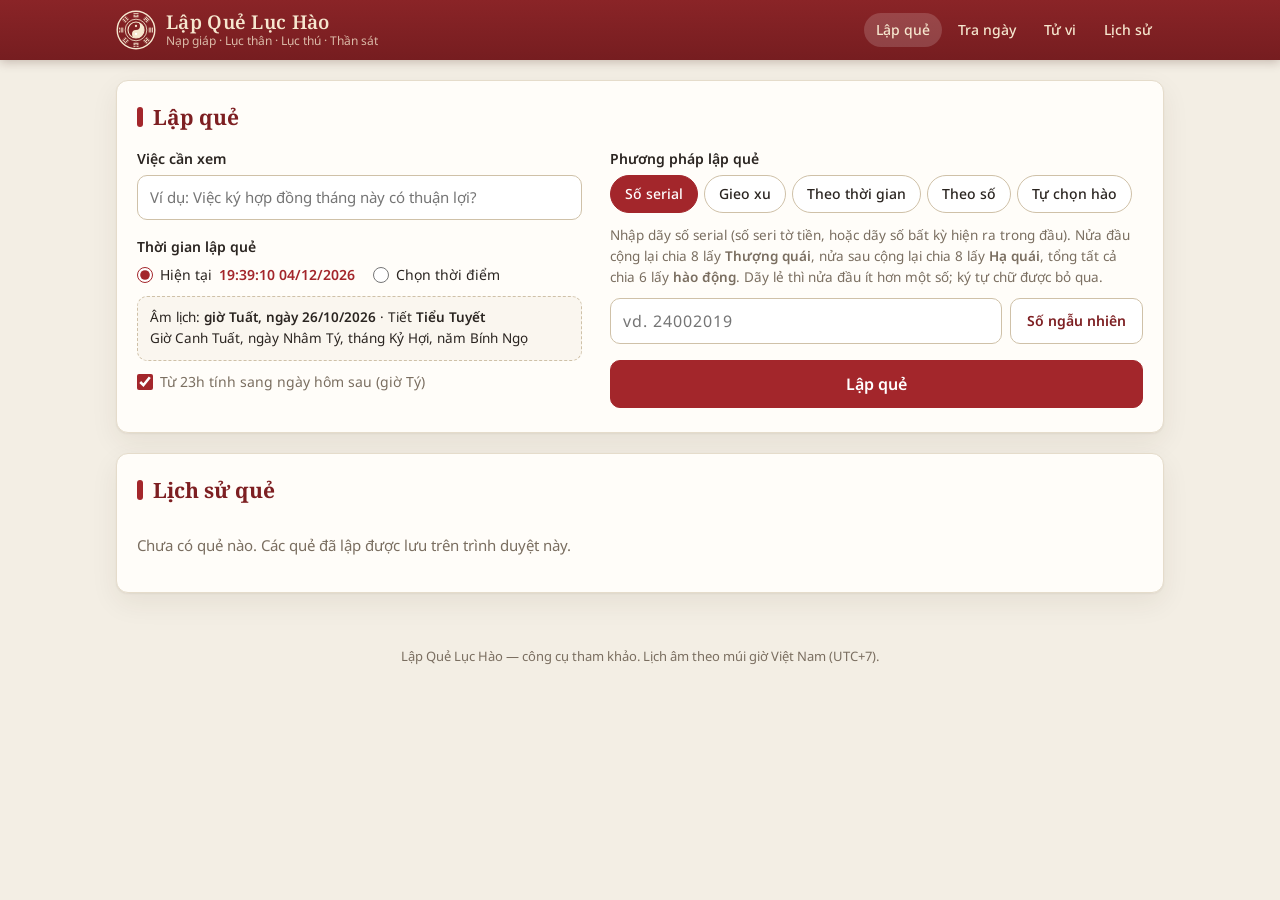
<file: index.html>
<!doctype html>
<html lang="vi">
<head>
  <meta charset="utf-8">
  <meta name="viewport" content="width=device-width, initial-scale=1">
  <title>Lập Quẻ Lục Hào</title>
  <meta name="description" content="Lập quẻ Lục Hào trực tuyến: số ngẫu nhiên, gieo xu, Mai Hoa theo thời gian/số, tự chọn hào. An nạp giáp, lục thân, lục thú, thế ứng, phục thần, tuần không, vượng suy, thần sát.">
  <meta name="theme-color" content="#7d1f22">
  <link rel="icon" href="data:image/svg+xml,%3Csvg xmlns='http://www.w3.org/2000/svg' viewBox='-10 -10 20 20'%3E%3Ccircle r='9.5' fill='%23fff' stroke='%23a3262b'/%3E%3Cpath d='M0,-9.5A9.5,9.5 0 0,1 0,9.5A4.75,4.75 0 0,1 0,0A4.75,4.75 0 0,0 0,-9.5Z' fill='%23a3262b'/%3E%3Ccircle cy='-4.75' r='1.4' fill='%23a3262b'/%3E%3Ccircle cy='4.75' r='1.4' fill='%23fff'/%3E%3C/svg%3E">
  <link rel="preconnect" href="https://fonts.googleapis.com">
  <link rel="preconnect" href="https://fonts.gstatic.com" crossorigin>
  <link href="https://fonts.googleapis.com/css2?family=Noto+Sans:wght@400;500;600;700&family=Noto+Serif:wght@600;700&display=swap" rel="stylesheet">
  <link rel="stylesheet" href="css/style.css">
</head>
<body>
  <header class="topbar">
    <div class="topbar-in">
      <a class="brand" href="./" aria-label="Trang chủ Lập Quẻ Lục Hào">
        <span class="brand-mark" id="brandMark" aria-hidden="true"></span>
        <span class="brand-text"><b>Lập Quẻ Lục Hào</b><small>Nạp giáp · Lục thân · Lục thú · Thần sát</small></span>
      </a>
      <nav class="topnav" aria-label="Điều hướng">
        <a href="#cast" aria-current="page">Lập quẻ</a>
        <a href="tra-ngay.html">Tra ngày</a>
        <a href="tu-vi.html">Tử vi</a>
        <a href="#history">Lịch sử</a>
      </nav>
    </div>
  </header>

  <main class="wrap">
    <!-- ============ FORM LẬP QUẺ ============ -->
    <section class="card cast" id="cast" aria-labelledby="castTitle">
      <h2 class="card-title" id="castTitle">Lập quẻ</h2>
      <div class="cast-grid">
        <div class="cast-col">
          <div class="field">
            <label class="label" for="question">Việc cần xem</label>
            <input id="question" type="text" maxlength="200" autocomplete="off" placeholder="Ví dụ: Việc ký hợp đồng tháng này có thuận lợi?">
          </div>

          <div class="field">
            <span class="label" id="timeLabel">Thời gian lập quẻ</span>
            <div class="time-modes" role="radiogroup" aria-labelledby="timeLabel">
              <label class="radio"><input type="radio" name="timemode" value="now" checked> Hiện tại <span class="clock" id="clock"></span></label>
              <label class="radio"><input type="radio" name="timemode" value="custom"> Chọn thời điểm</label>
            </div>
            <input id="customTime" type="datetime-local" step="1" hidden aria-label="Thời điểm lập quẻ">
            <div class="time-preview" id="timePreview" aria-live="polite"></div>
            <label class="check"><input type="checkbox" id="rollover" checked> Từ 23h tính sang ngày hôm sau (giờ Tý)</label>
          </div>
        </div>

        <div class="cast-col">
          <div class="field">
            <span class="label" id="methodLabel">Phương pháp lập quẻ</span>
            <div class="tabs" role="tablist" aria-labelledby="methodLabel">
              <button type="button" role="tab" class="tab" data-method="serial" aria-selected="true" aria-controls="panel-serial">Số serial</button>
              <button type="button" role="tab" class="tab" data-method="coin" aria-selected="false" aria-controls="panel-coin" tabindex="-1">Gieo xu</button>
              <button type="button" role="tab" class="tab" data-method="time" aria-selected="false" aria-controls="panel-time" tabindex="-1">Theo thời gian</button>
              <button type="button" role="tab" class="tab" data-method="number" aria-selected="false" aria-controls="panel-number" tabindex="-1">Theo số</button>
              <button type="button" role="tab" class="tab" data-method="manual" aria-selected="false" aria-controls="panel-manual" tabindex="-1">Tự chọn hào</button>
            </div>

            <div class="panel" id="panel-serial" role="tabpanel">
              <p class="hint">Nhập dãy số serial (số seri tờ tiền, hoặc dãy số bất kỳ hiện ra trong đầu). Nửa đầu cộng lại chia 8 lấy <b>Thượng quái</b>, nửa sau cộng lại chia 8 lấy <b>Hạ quái</b>, tổng tất cả chia 6 lấy <b>hào động</b>. Dãy lẻ thì nửa đầu ít hơn một số; ký tự chữ được bỏ qua.</p>
              <div class="serial-row">
                <input id="serial" type="text" inputmode="numeric" autocomplete="off" maxlength="40" placeholder="vd. 24002019" aria-label="Số serial">
                <button type="button" class="btn ghost" id="serialRandom">Số ngẫu nhiên</button>
              </div>
              <div class="formula" id="plumSerial"></div>
            </div>

            <div class="panel" id="panel-coin" role="tabpanel" hidden>
              <p class="hint">Gieo 3 đồng xu 6 lần, từ hào Sơ (dưới cùng) lên hào Thượng. Mặt dương = 3, mặt âm = 2:
                3 dương → <b>Lão dương</b> (O, động) · 3 âm → <b>Lão âm</b> (X, động) · 1 dương 2 âm → Thiếu dương · 2 dương 1 âm → Thiếu âm.</p>
              <div class="coin-stage">
                <div class="coins" id="coins" aria-live="polite">
                  <div class="coinwrap"><div class="coin" data-face="yang"><span></span></div><small>&nbsp;</small></div>
                  <div class="coinwrap"><div class="coin" data-face="yang"><span></span></div><small>&nbsp;</small></div>
                  <div class="coinwrap"><div class="coin" data-face="yang"><span></span></div><small>&nbsp;</small></div>
                </div>
                <ol class="coin-build" id="coinBuild" reversed></ol>
              </div>
              <div class="btn-row">
                <button type="button" class="btn" id="tossBtn">Gieo hào Sơ</button>
                <button type="button" class="btn ghost" id="tossAuto">Gieo nhanh</button>
                <button type="button" class="btn ghost" id="tossReset">Làm lại</button>
              </div>
            </div>

            <div class="panel" id="panel-time" role="tabpanel" hidden>
              <p class="hint">Mai Hoa Dịch Số theo thời gian: (chi năm + tháng âm + ngày âm) chia 8 lấy Thượng quái; cộng thêm chi giờ chia 8 lấy Hạ quái; tổng chia 6 lấy hào động.</p>
              <div class="formula" id="plumTime"></div>
            </div>

            <div class="panel" id="panel-number" role="tabpanel" hidden>
              <p class="hint">Nghĩ ra hoặc nhận 2 số bất kỳ. Số thứ nhất chia 8 lấy Thượng quái, số thứ hai chia 8 lấy Hạ quái; (số 1 + số 2 + chi giờ) chia 6 lấy hào động.</p>
              <div class="num-row">
                <label>Số thứ nhất<input id="numA" type="number" inputmode="numeric" min="1" step="1" placeholder="vd. 27"></label>
                <label>Số thứ hai<input id="numB" type="number" inputmode="numeric" min="1" step="1" placeholder="vd. 14"></label>
              </div>
              <div class="formula" id="plumNumber"></div>
            </div>

            <div class="panel" id="panel-manual" role="tabpanel" hidden>
              <label class="label sm" for="quickHex">Chọn nhanh quẻ chủ</label>
              <select id="quickHex"><option value="">— Chọn trong 64 quẻ —</option></select>
              <p class="hint">Chọn Dương / Âm cho từng hào, tick <b>Động</b> nếu là hào động (từ trên xuống: hào Thượng → hào Sơ).</p>
              <div class="manual" id="manualRows"></div>
              <div class="formula" id="manualPreview"></div>
            </div>
          </div>

          <div class="cast-actions">
            <button type="button" class="btn primary big" id="castBtn">Lập quẻ</button>
          </div>
        </div>
      </div>
    </section>

    <!-- ============ KẾT QUẢ ============ -->
    <section class="result" id="result" hidden aria-label="Kết quả lập quẻ">
      <div class="result-bar">
        <h2 class="card-title">Lá quẻ</h2>
        <div class="btn-row">
          <button type="button" class="btn" id="btnPng">Lưu ảnh PNG</button>
          <button type="button" class="btn ghost" id="btnLink">Sao chép liên kết</button>
          <button type="button" class="btn ghost" id="btnCopyImg">Sao chép ảnh quẻ</button>
          <button type="button" class="btn ghost" id="btnFit" hidden>Xem cỡ thật</button>
          <button type="button" class="btn ghost" id="btnPrint">In</button>
          <button type="button" class="btn ghost" id="btnNew">Lập quẻ mới</button>
        </div>
      </div>
      <div class="result-stage">
        <div class="chart-col">
          <div class="chart-scroll"><div class="chart" id="chart"></div></div>
          <p class="scroll-hint" id="scrollHint" hidden>Vuốt ngang để xem toàn bộ lá quẻ.</p>
          <p class="ins-hint">Rê chuột (hoặc chạm) vào một hào để soi chi tiết, vào tên quẻ để đọc giải quẻ; bấm để ghim.</p>
        </div>
        <aside class="hao-panel" id="haoPanel" aria-live="polite" aria-label="Chi tiết hào"></aside>
      </div>
      <div class="details" id="details"></div>
    </section>

    <!-- ============ LỊCH SỬ ============ -->
    <section class="card history" id="history" aria-labelledby="histTitle">
      <div class="result-bar">
        <h2 class="card-title" id="histTitle">Lịch sử quẻ</h2>
        <button type="button" class="btn ghost sm" id="histClear">Xóa lịch sử</button>
      </div>
      <ul class="hist-list" id="histList"></ul>
      <p class="muted" id="histEmpty">Chưa có quẻ nào. Các quẻ đã lập được lưu trên trình duyệt này.</p>
    </section>
  </main>

  <footer class="footer">
    <p>Lập Quẻ Lục Hào — công cụ tham khảo. Lịch âm theo múi giờ Việt Nam (UTC+7).</p>
  </footer>

  <div class="toast" id="toast" role="status" aria-live="polite"></div>

  <script src="js/lunar.js"></script>
  <script src="js/iching.js"></script>
  <script src="js/render.js"></script>
  <script src="js/que-tuong.js"></script>
  <script src="js/inspect.js"></script>
  <script src="js/app.js"></script>
</body>
</html>
</file>
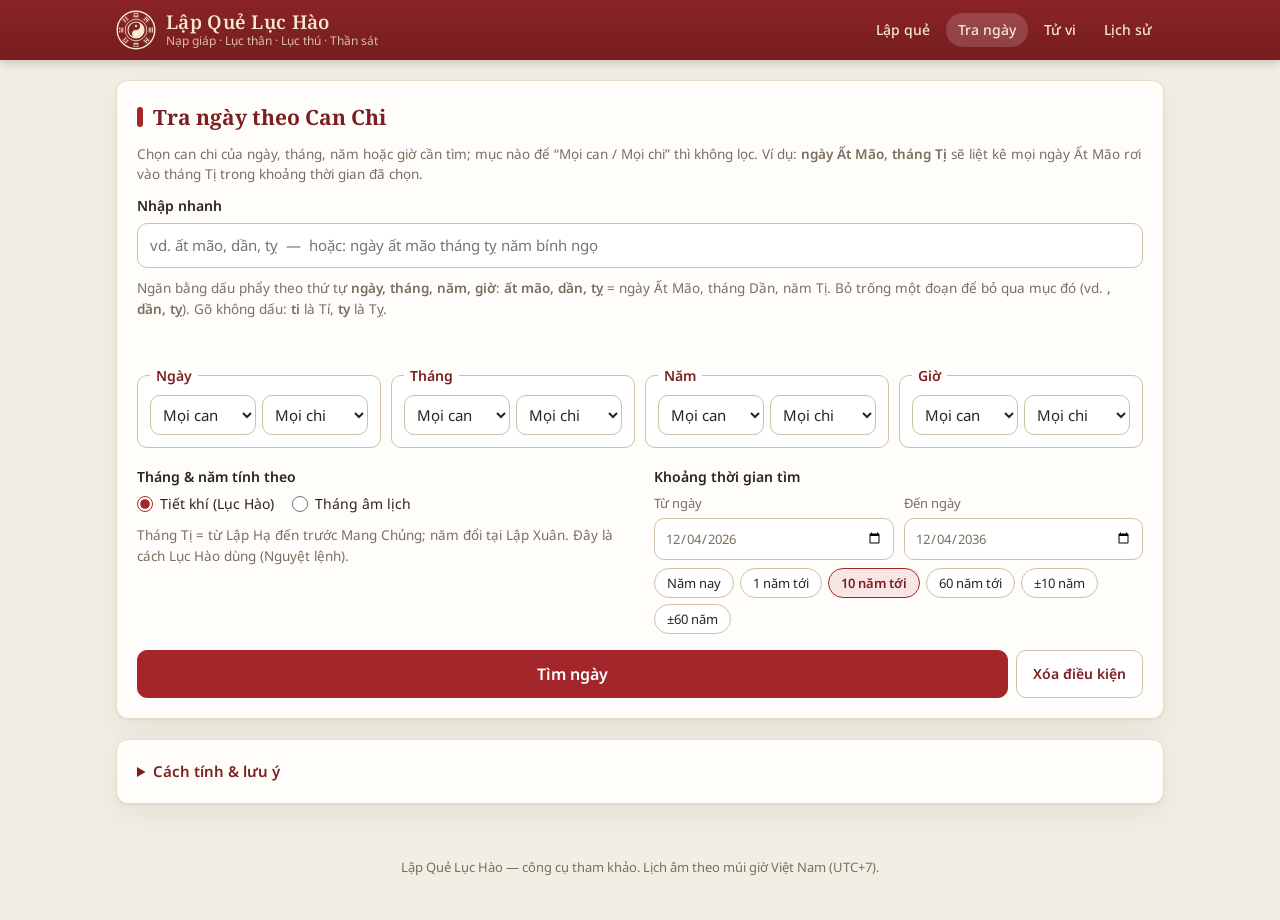
<file: tra-ngay.html>
<!doctype html>
<html lang="vi">
<head>
  <meta charset="utf-8">
  <meta name="viewport" content="width=device-width, initial-scale=1">
  <title>Tra Ngày Can Chi</title>
  <meta name="description" content="Tìm các ngày dương lịch theo can chi ngày, tháng, năm, giờ — tháng theo tiết khí (Lục Hào) hoặc theo âm lịch.">
  <meta name="theme-color" content="#7d1f22">
  <link rel="icon" href="data:image/svg+xml,%3Csvg xmlns='http://www.w3.org/2000/svg' viewBox='-10 -10 20 20'%3E%3Ccircle r='9.5' fill='%23fff' stroke='%23a3262b'/%3E%3Cpath d='M0,-9.5A9.5,9.5 0 0,1 0,9.5A4.75,4.75 0 0,1 0,0A4.75,4.75 0 0,0 0,-9.5Z' fill='%23a3262b'/%3E%3Ccircle cy='-4.75' r='1.4' fill='%23a3262b'/%3E%3Ccircle cy='4.75' r='1.4' fill='%23fff'/%3E%3C/svg%3E">
  <link rel="preconnect" href="https://fonts.googleapis.com">
  <link rel="preconnect" href="https://fonts.gstatic.com" crossorigin>
  <link href="https://fonts.googleapis.com/css2?family=Noto+Sans:wght@400;500;600;700&family=Noto+Serif:wght@600;700&display=swap" rel="stylesheet">
  <link rel="stylesheet" href="css/style.css">
</head>
<body>
  <header class="topbar">
    <div class="topbar-in">
      <a class="brand" href="index.html" aria-label="Trang chủ Lập Quẻ Lục Hào">
        <span class="brand-mark" id="brandMark" aria-hidden="true"></span>
        <span class="brand-text"><b>Lập Quẻ Lục Hào</b><small>Nạp giáp · Lục thân · Lục thú · Thần sát</small></span>
      </a>
      <nav class="topnav" aria-label="Điều hướng">
        <a href="index.html">Lập quẻ</a>
        <a href="tra-ngay.html" aria-current="page">Tra ngày</a>
        <a href="tu-vi.html">Tử vi</a>
        <a href="index.html#history">Lịch sử</a>
      </nav>
    </div>
  </header>

  <main class="wrap">
    <section class="card" id="lookup" aria-labelledby="lkTitle">
      <h2 class="card-title" id="lkTitle">Tra ngày theo Can Chi</h2>
      <p class="hint lk-intro">Chọn can chi của ngày, tháng, năm hoặc giờ cần tìm; mục nào để “Mọi can / Mọi chi” thì không lọc. Ví dụ: <b>ngày Ất Mão, tháng Tị</b> sẽ liệt kê mọi ngày Ất Mão rơi vào tháng Tị trong khoảng thời gian đã chọn.</p>

      <div class="field">
        <label class="label" for="quick">Nhập nhanh</label>
        <input id="quick" type="text" autocomplete="off" spellcheck="false" placeholder="vd. ất mão, dần, tỵ  —  hoặc: ngày ất mão tháng tỵ năm bính ngọ">
        <p class="hint">Ngăn bằng dấu phẩy theo thứ tự <b>ngày, tháng, năm, giờ</b>: <b>ất mão, dần, tỵ</b> = ngày Ất Mão, tháng Dần, năm Tị. Bỏ trống một đoạn để bỏ qua mục đó (vd. <b>, dần, tỵ</b>). Gõ không dấu: <b>ti</b> là Tí, <b>ty</b> là Tỵ.</p>
        <p class="quick-msg" id="quickMsg" aria-live="polite"></p>
      </div>

      <div class="cc-grid" id="ccGrid"></div>

      <div class="lk-opts">
        <div class="field">
          <span class="label" id="mmLabel">Tháng &amp; năm tính theo</span>
          <div class="time-modes" role="radiogroup" aria-labelledby="mmLabel">
            <label class="radio"><input type="radio" name="mmode" value="solar" checked> Tiết khí (Lục Hào)</label>
            <label class="radio"><input type="radio" name="mmode" value="lunar"> Tháng âm lịch</label>
          </div>
          <p class="hint" id="mmHint"></p>
        </div>

        <div class="field">
          <span class="label">Khoảng thời gian tìm</span>
          <div class="range-row">
            <label>Từ ngày<input id="from" type="date" min="1900-01-01" max="2199-12-31"></label>
            <label>Đến ngày<input id="to" type="date" min="1900-01-01" max="2199-12-31"></label>
          </div>
          <div class="presets" id="presets">
            <button type="button" class="chip-btn" data-preset="year">Năm nay</button>
            <button type="button" class="chip-btn" data-preset="1">1 năm tới</button>
            <button type="button" class="chip-btn" data-preset="10">10 năm tới</button>
            <button type="button" class="chip-btn" data-preset="60">60 năm tới</button>
            <button type="button" class="chip-btn" data-preset="pm10">±10 năm</button>
            <button type="button" class="chip-btn" data-preset="pm60">±60 năm</button>
          </div>
        </div>
      </div>

      <div class="btn-row lk-actions">
        <button type="button" class="btn primary big" id="searchBtn">Tìm ngày</button>
        <button type="button" class="btn ghost" id="clearBtn">Xóa điều kiện</button>
      </div>
      <p class="form-err" id="formErr" role="alert" hidden></p>
    </section>

    <section class="card" id="lkResult" hidden aria-labelledby="resTitle">
      <div class="result-bar">
        <h2 class="card-title" id="resTitle">Kết quả</h2>
        <button type="button" class="btn ghost sm" id="copyLink">Sao chép liên kết</button>
      </div>
      <p class="lk-summary" id="lkSummary" aria-live="polite"></p>
      <div class="tscroll"><table class="dtable lk-table" id="lkTable"></table></div>
      <p class="hint" id="lkFoot"></p>
    </section>

    <section class="card">
      <details class="howto">
        <summary>Cách tính &amp; lưu ý</summary>
        <ul>
          <li><b>Theo tiết khí</b> (dùng trong Lục Hào): tháng Dần bắt đầu từ Lập Xuân, tháng Mão từ Kinh Trập, tháng Thìn từ Thanh Minh, tháng Tị từ Lập Hạ… Năm đổi tại Lập Xuân. Ngày giao tiết có hai trụ tháng — trang ghi rõ giờ đổi tháng.</li>
          <li><b>Theo âm lịch</b>: tháng Giêng là Dần, tháng 2 là Mão… tháng 4 là Tị; năm đổi tại Tết. Tháng nhuận dùng can chi của tháng chính.</li>
          <li>Ngày can chi tính trọn ngày dương lịch (0h–24h). Giờ Tý (23h–1h) thuộc về ngày mới.</li>
          <li>Can dương (Giáp, Bính, Mậu, Canh, Nhâm) chỉ đi với chi dương (Tý, Dần, Thìn, Ngọ, Thân, Tuất); can âm đi với chi âm.</li>
          <li>Lịch theo múi giờ Việt Nam (UTC+7), phạm vi 1900–2199.</li>
        </ul>
      </details>
    </section>
  </main>

  <footer class="footer">
    <p>Lập Quẻ Lục Hào — công cụ tham khảo. Lịch âm theo múi giờ Việt Nam (UTC+7).</p>
  </footer>

  <div class="toast" id="toast" role="status" aria-live="polite"></div>

  <script src="js/lunar.js"></script>
  <script src="js/iching.js"></script>
  <script src="js/render.js"></script>
  <script src="js/lookup.js"></script>
</body>
</html>
</file>
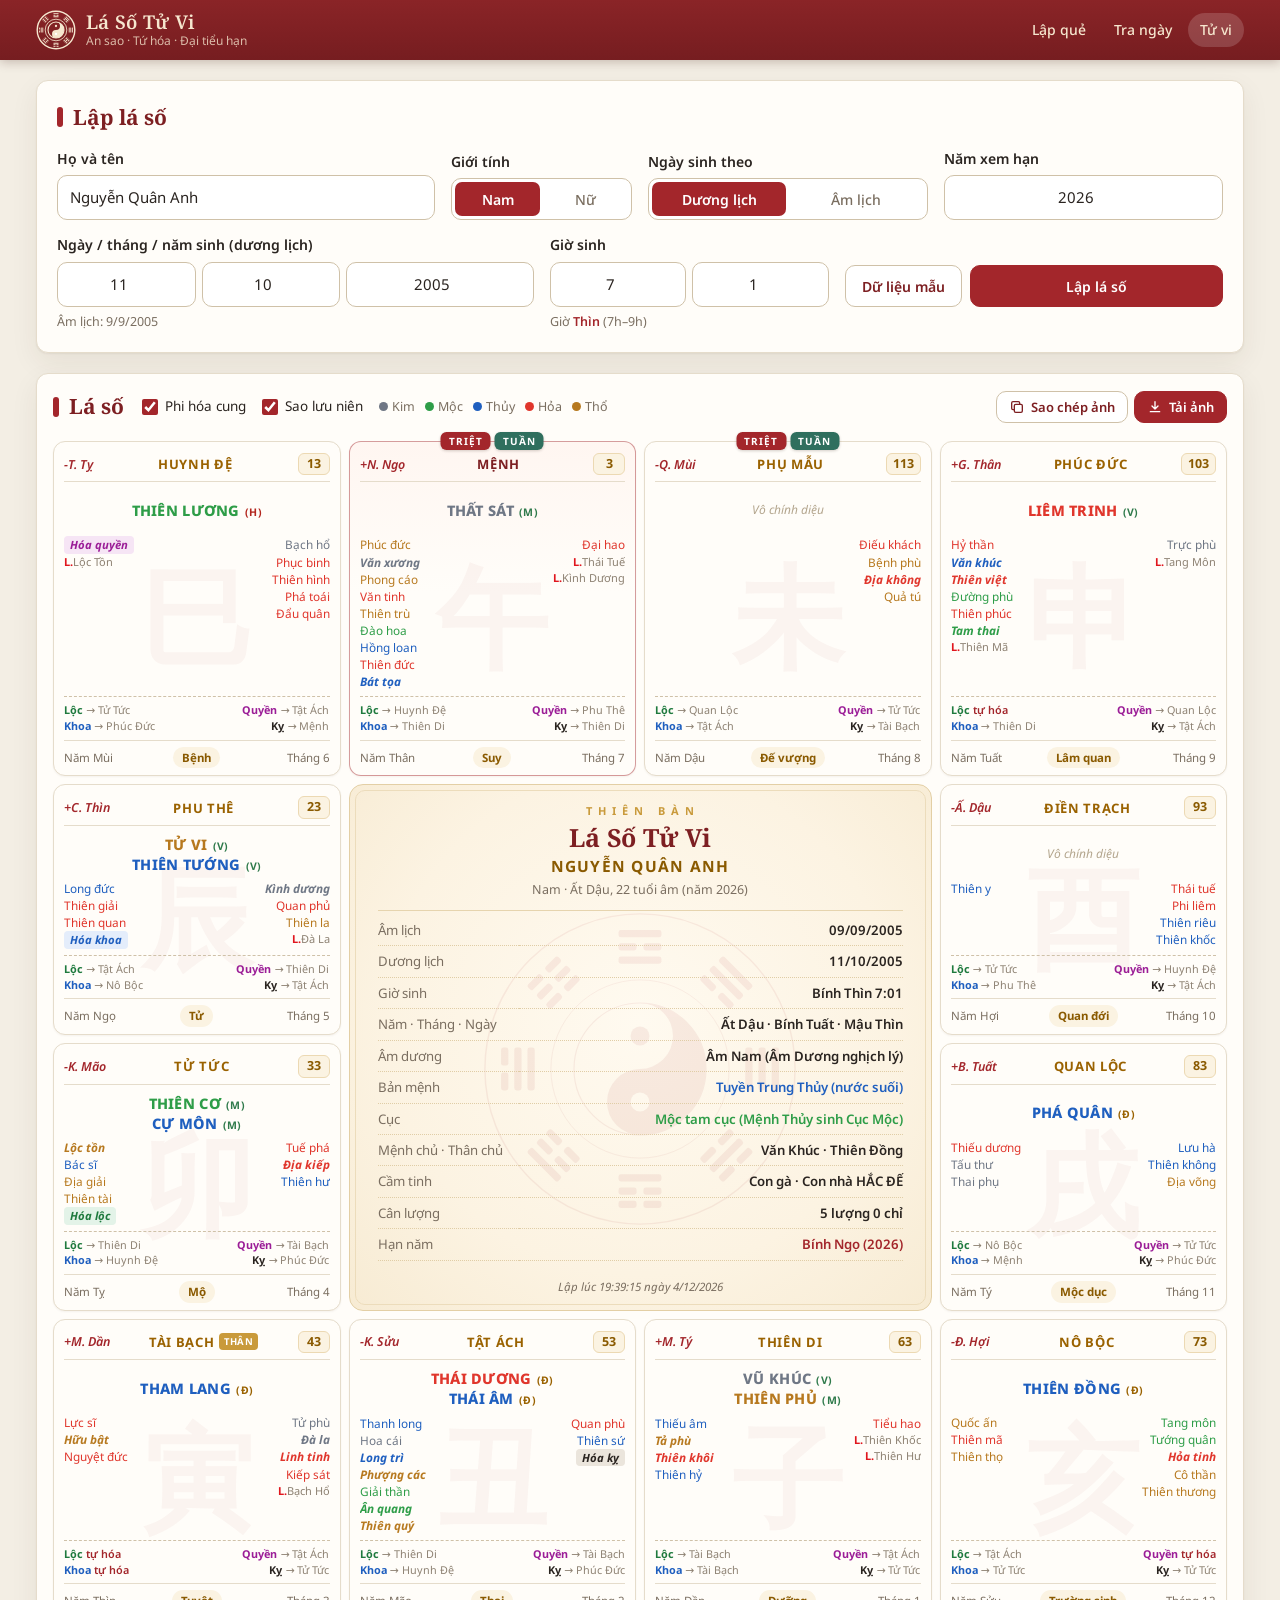
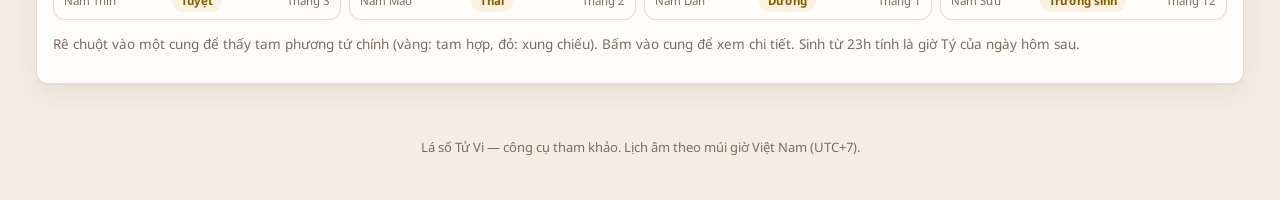
<file: tu-vi.html>
<!doctype html>
<html lang="vi">
<head>
  <meta charset="utf-8">
  <meta name="viewport" content="width=device-width, initial-scale=1">
  <title>Lá Số Tử Vi</title>
  <meta name="description" content="Lập lá số Tử Vi trực tuyến: an 14 chính tinh, phụ tinh, vòng Tràng sinh, Thái tuế, Lộc tồn, Tuần Triệt, Tứ hóa, phi hóa từng cung, đại hạn, tiểu hạn, nguyệt hạn.">
  <meta name="theme-color" content="#7d1f22">
  <link rel="icon" href="data:image/svg+xml,%3Csvg xmlns='http://www.w3.org/2000/svg' viewBox='-10 -10 20 20'%3E%3Ccircle r='9.5' fill='%23fff' stroke='%23a3262b'/%3E%3Cpath d='M0,-9.5A9.5,9.5 0 0,1 0,9.5A4.75,4.75 0 0,1 0,0A4.75,4.75 0 0,0 0,-9.5Z' fill='%23a3262b'/%3E%3Ccircle cy='-4.75' r='1.4' fill='%23a3262b'/%3E%3Ccircle cy='4.75' r='1.4' fill='%23fff'/%3E%3C/svg%3E">
  <link rel="preconnect" href="https://fonts.googleapis.com">
  <link rel="preconnect" href="https://fonts.gstatic.com" crossorigin>
  <link href="https://fonts.googleapis.com/css2?family=Noto+Sans:wght@400;500;600;700;800&family=Noto+Serif:wght@600;700&display=swap" rel="stylesheet">
  <link rel="stylesheet" href="css/style.css">
  <link rel="stylesheet" href="css/tuvi.css">
</head>
<body class="page-tuvi">
  <header class="topbar">
    <div class="topbar-in">
      <a class="brand" href="./" aria-label="Trang chủ">
        <span class="brand-mark" id="brandMark" aria-hidden="true"></span>
        <span class="brand-text"><b>Lá Số Tử Vi</b><small>An sao · Tứ hóa · Đại tiểu hạn</small></span>
      </a>
      <nav class="topnav" aria-label="Điều hướng">
        <a href="index.html">Lập quẻ</a>
        <a href="tra-ngay.html">Tra ngày</a>
        <a href="tu-vi.html" aria-current="page">Tử vi</a>
      </nav>
    </div>
  </header>

  <main class="wrap">
    <!-- ============ FORM ============ -->
    <section class="card" aria-labelledby="formTitle">
      <h2 class="card-title" id="formTitle">Lập lá số</h2>
      <form id="tuviForm" class="tv-form" novalidate>
        <div class="field f-name">
          <label class="label" for="nameInput">Họ và tên</label>
          <input id="nameInput" type="text" maxlength="60" autocomplete="name" placeholder="Ví dụ: Nguyễn Văn An">
        </div>
        <div class="field f-gender">
          <span class="label" id="genderLbl">Giới tính</span>
          <div class="tv-seg" role="group" aria-labelledby="genderLbl" id="genderSeg">
            <button type="button" data-v="1" aria-pressed="true">Nam</button>
            <button type="button" data-v="0" aria-pressed="false">Nữ</button>
          </div>
        </div>
        <div class="field f-cal">
          <span class="label" id="calLbl">Ngày sinh theo</span>
          <div class="tv-seg" role="group" aria-labelledby="calLbl" id="calSeg">
            <button type="button" data-v="solar" aria-pressed="true">Dương lịch</button>
            <button type="button" data-v="lunar" aria-pressed="false">Âm lịch</button>
          </div>
        </div>
        <div class="field f-view">
          <label class="label" for="viewYearInput">Năm xem hạn</label>
          <input id="viewYearInput" type="number" min="1900" max="2199" inputmode="numeric">
        </div>

        <div class="field f-date">
          <span class="label" id="dateLbl">Ngày / tháng / năm sinh</span>
          <div class="tv-trio" role="group" aria-labelledby="dateLbl">
            <input id="dayInput" type="number" min="1" max="31" inputmode="numeric" placeholder="Ngày" aria-label="Ngày">
            <input id="monthInput" type="number" min="1" max="12" inputmode="numeric" placeholder="Tháng" aria-label="Tháng">
            <input id="yearInput" type="number" min="1900" max="2199" inputmode="numeric" placeholder="Năm" aria-label="Năm">
          </div>
          <div class="tv-sub">
            <span id="dateHint"></span>
            <label class="check" id="leapWrap" hidden><input type="checkbox" id="leapInput"> Tháng nhuận</label>
          </div>
        </div>
        <div class="field f-time">
          <span class="label" id="timeLbl">Giờ sinh</span>
          <div class="tv-duo" role="group" aria-labelledby="timeLbl">
            <input id="hourInput" type="number" min="0" max="23" inputmode="numeric" placeholder="Giờ" aria-label="Giờ (0–23)">
            <input id="minuteInput" type="number" min="0" max="59" inputmode="numeric" placeholder="Phút" aria-label="Phút">
          </div>
          <div class="tv-sub"><span id="hourHint"></span></div>
        </div>
        <div class="field f-actions">
          <div class="btn-row">
            <button type="button" class="btn ghost" id="sampleBtn">Dữ liệu mẫu</button>
            <button type="submit" class="btn">Lập lá số</button>
          </div>
          <div class="tv-sub"><span></span></div>
        </div>
      </form>
    </section>

    <!-- ============ LÁ SỐ ============ -->
    <section class="card tv-board-card" aria-labelledby="boardTitle">
      <div class="tv-toolbar">
        <h2 class="card-title" id="boardTitle">Lá số</h2>
        <div class="tv-opts">
          <label class="check"><input type="checkbox" id="optPhiHoa" checked> Phi hóa cung</label>
          <label class="check"><input type="checkbox" id="optLuu" checked> Sao lưu niên</label>
          <span class="tv-legend" aria-label="Màu ngũ hành">
            <span data-el="3"><i></i>Kim</span><span data-el="0"><i></i>Mộc</span><span data-el="4"><i></i>Thủy</span><span data-el="1"><i></i>Hỏa</span><span data-el="2"><i></i>Thổ</span>
          </span>
        </div>
        <div class="tv-actions">
          <button type="button" class="btn ghost sm" id="btnCopyImg">
            <svg viewBox="0 0 24 24" width="16" height="16" aria-hidden="true"><rect x="8" y="8" width="12" height="12" rx="2" fill="none" stroke="currentColor" stroke-width="2"/><path d="M16 8V6a2 2 0 0 0-2-2H6a2 2 0 0 0-2 2v8a2 2 0 0 0 2 2h2" fill="none" stroke="currentColor" stroke-width="2"/></svg>
            Sao chép ảnh
          </button>
          <button type="button" class="btn sm" id="btnPng">
            <svg viewBox="0 0 24 24" width="16" height="16" aria-hidden="true"><path d="M12 4v11m0 0-4.5-4.5M12 15l4.5-4.5M5 19h14" fill="none" stroke="currentColor" stroke-width="2" stroke-linecap="round" stroke-linejoin="round"/></svg>
            Tải ảnh
          </button>
        </div>
      </div>
      <p class="tv-swipe">Vuốt ngang để xem đủ lá số. Chạm vào một cung để xem chi tiết.</p>
      <div class="tv-scroll">
        <div class="tv-board" id="tvBoard">
          <svg class="tv-lines" id="tvLines" aria-hidden="true"></svg>
          <div class="tv-grid" id="tuviGrid"></div>
        </div>
      </div>
      <p class="hint">Rê chuột vào một cung để thấy tam phương tứ chính (vàng: tam hợp, đỏ: xung chiếu). Bấm vào cung để xem chi tiết.
        Sinh từ 23h tính là giờ Tý của ngày hôm sau.</p>
    </section>
  </main>

  <footer class="footer">
    <p>Lá số Tử Vi — công cụ tham khảo. Lịch âm theo múi giờ Việt Nam (UTC+7).</p>
  </footer>

  <div class="toast" id="toast" role="status" aria-live="polite"></div>

  <dialog class="tv-modal" id="palaceModal" aria-labelledby="mTitle">
    <div class="tv-m-head">
      <div>
        <h3 class="tv-m-title" id="mTitle">Cung</h3>
        <div class="tv-m-sub" id="mSub"></div>
      </div>
      <button type="button" class="tv-m-close" id="mClose" aria-label="Đóng">&times;</button>
    </div>
    <div class="tv-m-body" id="mBody"></div>
  </dialog>

  <script src="js/lunar.js"></script>
  <script src="js/iching.js"></script>
  <script src="js/render.js"></script>
  <script src="js/tuvi.js"></script>
  <script>
  (function () {
    'use strict';
    const $ = (id) => document.getElementById(id);
    const esc = (s) => String(s == null ? '' : s).replace(/[&<>"']/g, (c) => ({ '&': '&amp;', '<': '&lt;', '>': '&gt;', '"': '&quot;', "'": '&#39;' }[c]));
    const plain = (s) => String(s).replace(/<[^>]+>/g, '').trim();
    const titleCase = (s) => s.toLowerCase().replace(/(^|\s)(\S)/g, (m, a, b) => a + b.toUpperCase());

    const CHI_HAN = ['子', '丑', '寅', '卯', '辰', '巳', '午', '未', '申', '酉', '戌', '亥'];
    const CHI_GIO = ['Tý', 'Sửu', 'Dần', 'Mão', 'Thìn', 'Tỵ', 'Ngọ', 'Mùi', 'Thân', 'Dậu', 'Tuất', 'Hợi'];
    // Thứ tự --el-0..4 trong css/style.css: Mộc, Hỏa, Thổ, Kim, Thủy
    const EL_IDX = { 'Mộc': 0, 'Hỏa': 1, 'Thổ': 2, 'Kim': 3, 'Thủy': 4 };
    const BRIGHT = { M: 'Miếu', V: 'Vượng', 'Đ': 'Đắc', B: 'Bình', H: 'Hãm' };
    const HOA = { 'Hóa lộc': 'loc', 'Hóa quyền': 'quyen', 'Hóa khoa': 'khoa', 'Hóa kỵ': 'ky' };
    // Vị trí 12 cung trên bàn 4x4 theo p.index của engine (Tỵ Ngọ Mùi Thân / Thìn Dậu / Mão Tuất / Dần Sửu Tý Hợi)
    const GRID_AREAS = ['1 / 1', '1 / 2', '1 / 3', '1 / 4', '2 / 1', '2 / 4', '3 / 1', '3 / 4', '4 / 1', '4 / 2', '4 / 3', '4 / 4'];
    const STORE = 'tuvi:lastInput';

    let chart = null;
    let pinned = null;

    const elAttr = (hanh) => (hanh != null && EL_IDX[hanh] != null ? ` data-el="${EL_IDX[hanh]}"` : '');
    const byKey = (k) => chart.palaces.find((p) => p.key_cung === k);
    const cellOf = (k) => document.querySelector(`.tv-cell[data-key="${k}"]`);

    // Tam phương tứ chính: xung = cung đối diện (cách 6), tam hợp = cách 4
    function relationsOf(key) {
      const p = byKey(key);
      const at = (off) => chart.palaces.find((x) => x.branch_index === (p.branch_index + off + 12) % 12);
      return { xung: at(6), tamHop: [at(4), at(-4)] };
    }

    /* ---------- Vẽ một cung ---------- */
    function starLi(s) {
      const name = plain(s);
      if (name === 'TRIỆT' || name === 'TUẦN') return '';
      const luu = name.startsWith('L.');
      const hoa = HOA[name];
      const hanh = TuVi.hanhSao(name);
      const cls = [luu && 'luu', !luu && /<b>/.test(s) && 'mj', hoa && 'hoa hoa-' + hoa].filter(Boolean).join(' ');
      const text = luu ? `<b>L.</b>${esc(name.slice(2))}` : esc(name);
      return `<li class="${cls}"${hoa ? '' : elAttr(hanh)} title="${esc(name)}${hanh ? ' · ' + hanh : ''}">${hoa ? `<span>${text}</span>` : text}</li>`;
    }

    function phiHoaLi(s) {
      const t = plain(s);
      const m = t.match(/^(Tự )?Hóa (\S+)(?: ➔ (.+))?$/);
      if (!m) return `<li>${esc(t)}</li>`;
      const key = HOA['Hóa ' + m[2]];
      const nhan = m[2].charAt(0).toUpperCase() + m[2].slice(1);
      return `<li class="ph-${key}" title="${esc(t)}"><b>${nhan}</b> ${m[1] ? '<em>tự hóa</em>' : '→ ' + esc(titleCase(m[3]))}</li>`;
    }

    function cellHTML(p) {
      const tags = (p.is_triet ? '<span class="tv-tag triet">Triệt</span>' : '') + (p.is_tuan ? '<span class="tv-tag tuan">Tuần</span>' : '');
      const chinh = p.chinh_tinh.length
        ? p.chinh_tinh.map((c) => `<div class="tv-cs"${elAttr(TuVi.STAR_ELEMENTS[c.name])} title="${esc(titleCase(c.name))}: ${BRIGHT[c.status] || c.status}">${esc(c.name)} <small data-b="${c.status}">(${c.status})</small></div>`).join('')
        : '<div class="tv-vcd">Vô chính diệu</div>';
      return `
        <div class="tv-wm" aria-hidden="true"><span>${CHI_HAN[p.branch_index]}</span></div>
        ${tags ? `<div class="tv-tags">${tags}</div>` : ''}
        <header class="tv-head">
          <span class="tv-canchi">${esc(p.can_chi)}</span>
          <span class="tv-name">${esc(p.ten_cung)}${p.is_than ? '<em class="tv-than">Thân</em>' : ''}</span>
          <span class="tv-dh" title="Đại hạn ${p.dai_han}–${+p.dai_han + 9} tuổi">${esc(p.dai_han)}</span>
        </header>
        <div class="tv-chinh">${chinh}</div>
        <div class="tv-phu">
          <ul class="l">${p.phu_tinh_trai.map(starLi).join('')}</ul>
          <ul class="r">${p.phu_tinh_phai.map(starLi).join('')}</ul>
        </div>
        <ul class="tv-phihoa">${p.phi_hoa.map(phiHoaLi).join('')}</ul>
        <footer class="tv-foot">
          <span title="Tiểu hạn">${esc(p.tieu_han)}</span>
          <span class="ts" title="Vòng Tràng sinh">${esc(p.trang_sinh)}</span>
          <span class="th" title="Nguyệt hạn năm xem">${esc(p.thang_han)}</span>
        </footer>`;
    }

    /* ---------- Thiên bàn ---------- */
    function centerHTML(tb) {
      const rows = [
        ['Âm lịch', esc(tb.birthLunar.replace(/^Ngày /, '').replace(' (Âm lịch)', '').replace('(Âm lịch, ', '(').replace(/ — (.+)$/, '<small>$1</small>'))],
        ['Dương lịch', esc(tb.birthSolar.replace(' (Dương lịch)', ''))],
        ['Giờ sinh', esc(tb.canChiGio.replace(/^Giờ /, ''))],
        ['Năm · Tháng · Ngày', esc(`${tb.canChiNam} · ${tb.canChiThang} · ${tb.canChiNgay}`)],
        ['Âm dương', esc(tb.amDuong)],
        ['Bản mệnh', `<span${elAttr(tb.hanhMenh)}>${esc(tb.banMenh)}</span>`],
        ['Cục', `<span${elAttr(tb.hanhCuc)}>${esc(tb.cuc)}</span>`],
        ['Mệnh chủ · Thân chủ', esc(`${tb.chuMenh} · ${tb.chuThan}`)],
        ['Cầm tinh', esc(`${tb.camTinh} · ${tb.conNha}`)],
        tb.doMang ? ['Độ mạng', esc(tb.doMang)] : null,
        ['Cân lượng', esc(tb.canLuong)],
        ['Hạn năm', esc(tb.hanNam), 'hl']
      ].filter(Boolean);
      const emblem = LH.render && LH.render.baguaSVG ? LH.render.baguaSVG(330, '#a3262b', { stroke: 1.4 }) : '';
      return `
        <div class="tv-emblem" aria-hidden="true">${emblem}</div>
        <div class="tv-c-head">
          <div class="tv-kicker">THIÊN BÀN</div>
          <h3 class="tv-c-title">Lá Số Tử Vi</h3>
          <div class="tv-c-name">${esc(tb.name)}</div>
          <div class="tv-c-sub">${esc(tb.genderText)} · ${esc(tb.tuoi)}</div>
        </div>
        <dl class="tv-info">${rows.map(([k, v, c]) => `<dt>${k}</dt><dd${c ? ` class="${c}"` : ''}>${v}</dd>`).join('')}</dl>
        <div class="tv-c-foot">Lập lúc ${esc(tb.lapLuc)}</div>`;
    }

    function renderBoard() {
      const grid = $('tuviGrid');
      grid.innerHTML = '';
      chart.palaces.forEach((p) => {
        const cell = document.createElement('div');
        cell.className = 'tv-cell' + (p.key_cung === 'menh' ? ' is-menh' : '');
        cell.dataset.key = p.key_cung;
        cell.style.gridArea = GRID_AREAS[p.index];
        cell.tabIndex = 0;
        cell.setAttribute('role', 'button');
        cell.setAttribute('aria-label', `Cung ${titleCase(p.ten_cung)} tại ${p.can_chi}`);
        cell.innerHTML = cellHTML(p);
        grid.appendChild(cell);
      });
      const center = document.createElement('div');
      center.className = 'tv-center';
      center.innerHTML = centerHTML(chart.thienBan);
      grid.appendChild(center);
      pinned = null;
      drawRelations(null);
    }

    /* ---------- Tam phương tứ chính ---------- */
    function drawRelations(key) {
      const svg = $('tvLines');
      svg.innerHTML = '';
      document.querySelectorAll('.tv-cell').forEach((c) => c.classList.remove('is-active', 'rel-hop', 'rel-xung'));
      if (!key || !chart) return;
      const rel = relationsOf(key);
      const box = $('tvBoard').getBoundingClientRect();
      const pt = (k) => { const r = cellOf(k).getBoundingClientRect(); return [r.left + r.width / 2 - box.left, r.top + r.height / 2 - box.top]; };
      const a = pt(key), b = pt(rel.tamHop[0].key_cung), c = pt(rel.tamHop[1].key_cung), x = pt(rel.xung.key_cung);
      const NS = 'http://www.w3.org/2000/svg';
      const add = (tag, attrs) => { const e = document.createElementNS(NS, tag); Object.entries(attrs).forEach(([k, v]) => e.setAttribute(k, v)); svg.appendChild(e); };
      add('polygon', { points: [a, b, c].map((p) => p.join(',')).join(' '), fill: 'rgba(201,154,59,.07)', stroke: '#c99a3b', 'stroke-width': 1.6, 'stroke-linejoin': 'round' });
      add('line', { x1: a[0], y1: a[1], x2: x[0], y2: x[1], stroke: '#a3262b', 'stroke-width': 1.6, 'stroke-dasharray': '6 5' });
      [[b, '#c99a3b'], [c, '#c99a3b'], [x, '#a3262b'], [a, '#7d1f22']].forEach(([p, col]) =>
        add('circle', { cx: p[0], cy: p[1], r: 4.5, fill: col, stroke: '#fff', 'stroke-width': 2 }));
      cellOf(key).classList.add('is-active');
      rel.tamHop.forEach((p) => cellOf(p.key_cung).classList.add('rel-hop'));
      cellOf(rel.xung.key_cung).classList.add('rel-xung');
    }

    /* ---------- Chi tiết cung ---------- */
    const chip = (s) => {
      const name = plain(s);
      if (name === 'TRIỆT' || name === 'TUẦN') return '';
      return `<span class="tv-chip${/<b>/.test(s) && !name.startsWith('L.') ? ' mj' : ''}"${elAttr(TuVi.hanhSao(name))}>${esc(name)}</span>`;
    };
    const chinhText = (p) => p.chinh_tinh.map((c) => `<span class="tv-mstar"${elAttr(TuVi.STAR_ELEMENTS[c.name])}>${esc(titleCase(c.name))}</span> (${BRIGHT[c.status] || c.status})`).join(', ');

    function openPalace(p) {
      const rel = relationsOf(p.key_cung);
      const tags = [p.is_than && 'Thân cư', p.is_triet && 'Triệt', p.is_tuan && 'Tuần'].filter(Boolean);
      $('mTitle').textContent = 'Cung ' + titleCase(p.ten_cung);
      $('mSub').textContent = `Tại ${p.can_chi}${tags.length ? ' · ' + tags.join(' · ') : ''}`;
      const relBox = (q, label, cls) => `<div class="${cls || ''}"><b>${label}</b>${esc(titleCase(q.ten_cung))} (${esc(q.can_chi)})<br>${q.chinh_tinh.length ? chinhText(q) : '<i class="muted">Vô chính diệu</i>'}</div>`;
      const left = p.phu_tinh_trai.map(chip).join(''), right = p.phu_tinh_phai.map(chip).join('');
      $('mBody').innerHTML = `
        <div class="tv-m-sec">
          <h4>Chính tinh</h4>
          ${p.chinh_tinh.length ? `<p style="margin:0">${chinhText(p)}</p>`
            : `<p style="margin:0"><i>Vô chính diệu</i> — thường mượn chính tinh cung xung chiếu (${esc(titleCase(rel.xung.ten_cung))}): ${rel.xung.chinh_tinh.length ? chinhText(rel.xung) : 'cũng vô chính diệu'}.</p>`}
        </div>
        <div class="tv-m-sec">
          <h4>Vận hạn</h4>
          <dl class="tv-kv">
            <dt>Đại hạn</dt><dd>${p.dai_han} – ${+p.dai_han + 9} tuổi</dd>
            <dt>Tiểu hạn</dt><dd>${esc(p.tieu_han)}</dd>
            <dt>Nguyệt hạn</dt><dd>${esc(p.thang_han)} · năm ${esc(chart.thienBan.hanNam.replace(/[()]/g, ''))}</dd>
            <dt>Vòng Tràng sinh</dt><dd>${esc(p.trang_sinh)}</dd>
            <dt>Điểm cung (ước lượng)</dt><dd>${p.diem_cung}/100</dd>
          </dl>
        </div>
        <div class="tv-m-sec">
          <h4>Tam phương tứ chính</h4>
          <div class="tv-rel">${relBox(rel.tamHop[0], 'Tam hợp')}${relBox(rel.tamHop[1], 'Tam hợp')}${relBox(rel.xung, 'Xung chiếu', 'xung')}</div>
        </div>
        <div class="tv-m-sec">
          <h4>Phụ tinh</h4>
          ${left ? `<div class="tv-chips">${left}</div>` : ''}
          ${right ? `<div class="tv-chips" style="margin-top:6px">${right}</div>` : ''}
        </div>
        <div class="tv-m-sec">
          <h4>Phi hóa từ can cung</h4>
          <ul class="tv-phihoa" style="border:0;padding:0;font-size:13.5px;color:var(--ink)">${p.phi_hoa.map(phiHoaLi).join('')}</ul>
        </div>`;
      const dlg = $('palaceModal');
      if (dlg.showModal) dlg.showModal(); else dlg.setAttribute('open', '');
    }

    /* ---------- Form ---------- */
    const segValue = (id) => document.querySelector(`#${id} [aria-pressed="true"]`).dataset.v;
    function setSeg(id, v) {
      document.querySelectorAll(`#${id} button`).forEach((b) => b.setAttribute('aria-pressed', String(b.dataset.v === String(v))));
    }
    document.querySelectorAll('.tv-seg button').forEach((b) => b.addEventListener('click', () => {
      setSeg(b.parentElement.id, b.dataset.v);
      if (b.parentElement.id === 'calSeg') syncCalendar();
    }));

    function syncCalendar() {
      const lunar = segValue('calSeg') === 'lunar';
      $('leapWrap').hidden = !lunar;
      if (!lunar) $('leapInput').checked = false;
      $('dateLbl').textContent = lunar ? 'Ngày / tháng / năm sinh (âm lịch)' : 'Ngày / tháng / năm sinh (dương lịch)';
      updateHints();
    }

    function updateHints() {
      const h = parseInt($('hourInput').value, 10);
      if (Number.isNaN(h) || h < 0 || h > 23) { $('hourHint').textContent = ''; }
      else {
        const b = LH.cal.hourBranchOf(h);
        const from = (b * 2 + 23) % 24, to = (b * 2 + 1) % 24;
        $('hourHint').innerHTML = `Giờ <b>${CHI_GIO[b]}</b> (${from}h–${to}h)${h >= 23 ? ' · tính sang ngày sau' : ''}`;
      }
      const d = parseInt($('dayInput').value, 10), m = parseInt($('monthInput').value, 10), y = parseInt($('yearInput').value, 10);
      let hint = '';
      if (segValue('calSeg') === 'solar' && d && m && y > 1899 && y < 2200) {
        try { const l = LH.cal.solarToLunar(d, m, y); hint = `Âm lịch: ${l.day}/${l.month}${l.leap ? ' nhuận' : ''}/${l.year}`; } catch (e) { hint = ''; }
      }
      $('dateHint').textContent = hint;
    }
    ['hourInput', 'dayInput', 'monthInput', 'yearInput'].forEach((id) => $(id).addEventListener('input', updateHints));

    function readForm() {
      const num = (id) => parseInt($(id).value, 10);
      const v = {
        name: $('nameInput').value.trim(), gender: +segValue('genderSeg'), cal: segValue('calSeg'),
        d: num('dayInput'), m: num('monthInput'), y: num('yearInput'),
        h: num('hourInput'), mi: num('minuteInput') || 0, view: num('viewYearInput'), leap: $('leapInput').checked
      };
      return v;
    }
    function fillForm(v) {
      $('nameInput').value = v.name || '';
      setSeg('genderSeg', v.gender); setSeg('calSeg', v.cal);
      $('dayInput').value = v.d; $('monthInput').value = v.m; $('yearInput').value = v.y;
      $('hourInput').value = v.h; $('minuteInput').value = v.mi;
      $('viewYearInput').value = v.view || new Date().getFullYear();
      $('leapInput').checked = !!v.leap;
      syncCalendar();
    }

    function lapLaSo(v, quiet) {
      const fail = (msg) => { if (!quiet) alert(msg); return false; };
      if ([v.d, v.m, v.y, v.h, v.view].some(Number.isNaN)) return fail('Vui lòng nhập đủ ngày, tháng, năm, giờ sinh và năm xem hạn.');
      if (v.h < 0 || v.h > 23 || v.mi < 0 || v.mi > 59) return fail('Giờ sinh phải từ 0 đến 23, phút từ 0 đến 59.');
      if (v.y < 1900 || v.y > 2199) return fail('Năm sinh phải trong khoảng 1900–2199.');
      if (v.cal === 'solar') {
        const dt = new Date(v.y, v.m - 1, v.d);
        if (dt.getFullYear() !== v.y || dt.getMonth() !== v.m - 1 || dt.getDate() !== v.d) return fail(`Ngày dương lịch ${v.d}/${v.m}/${v.y} không tồn tại.`);
      }
      const params = { name: v.name || 'Đương số', gender: v.gender, hour: v.h, minute: v.mi, viewYear: v.view, isLunar: v.cal === 'lunar' };
      if (params.isLunar) Object.assign(params, { lunarDay: v.d, lunarMonth: v.m, lunarYear: v.y, isLeapMonth: v.leap });
      else Object.assign(params, { solarDay: v.d, solarMonth: v.m, solarYear: v.y });
      try {
        chart = TuVi.lapLaSoTuVi(params);
      } catch (err) {
        return fail('Không lập được lá số: ' + err.message);
      }
      renderBoard();
      try { localStorage.setItem(STORE, JSON.stringify(v)); } catch (e) { /* bỏ qua */ }
      return true;
    }

    const SAMPLE = { name: 'Nguyễn Quân Anh', gender: 1, cal: 'solar', d: 11, m: 10, y: 2005, h: 7, mi: 1, view: new Date().getFullYear(), leap: false };

    $('tuviForm').addEventListener('submit', (e) => {
      e.preventDefault();
      if (lapLaSo(readForm()) === true && window.innerWidth < 1000) $('boardTitle').scrollIntoView({ behavior: 'smooth', block: 'start' });
    });
    $('sampleBtn').addEventListener('click', () => { fillForm(SAMPLE); lapLaSo(SAMPLE); });

    /* ---------- Tương tác bàn cờ ---------- */
    const grid = $('tuviGrid');
    grid.addEventListener('mouseover', (e) => {
      const cell = e.target.closest('.tv-cell');
      if (cell && !cell.classList.contains('is-active')) drawRelations(cell.dataset.key);
    });
    grid.addEventListener('mouseleave', () => drawRelations(pinned));
    grid.addEventListener('click', (e) => {
      const cell = e.target.closest('.tv-cell');
      if (!cell) return;
      pinned = cell.dataset.key;
      drawRelations(pinned);
      openPalace(byKey(pinned));
    });
    grid.addEventListener('keydown', (e) => {
      if ((e.key === 'Enter' || e.key === ' ') && e.target.classList.contains('tv-cell')) { e.preventDefault(); e.target.click(); }
    });
    grid.addEventListener('focusin', (e) => { if (e.target.classList.contains('tv-cell')) drawRelations(e.target.dataset.key); });
    window.addEventListener('resize', () => { const a = document.querySelector('.tv-cell.is-active'); if (a) drawRelations(a.dataset.key); });

    const dlg = $('palaceModal');
    const closeDlg = () => (dlg.close ? dlg.close() : dlg.removeAttribute('open'));
    $('mClose').addEventListener('click', closeDlg);
    dlg.addEventListener('click', (e) => { if (e.target === dlg) closeDlg(); });

    /* ---------- Ảnh lá số (tải về / sao chép) ---------- */
    const H2C_URL = 'https://cdnjs.cloudflare.com/ajax/libs/html2canvas/1.4.1/html2canvas.min.js';
    const EXPORT_W = 1200; // bề ngang bàn cờ trong ảnh (px CSS) — cố định, không phụ thuộc màn hình

    function toast(msg, ms) {
      const el = $('toast');
      el.textContent = msg;
      el.classList.add('on');
      clearTimeout(toast._t);
      toast._t = setTimeout(() => el.classList.remove('on'), ms || 2800);
    }
    function loadScript(src) {
      return new Promise((resolve, reject) => {
        const s = document.createElement('script');
        s.src = src; s.onload = resolve; s.onerror = () => reject(new Error('Không tải được thư viện xuất ảnh (cần mạng).'));
        document.head.appendChild(s);
      });
    }
    // Hệ số phóng: máy tính x4; điện thoại / iPad tối đa ~16,7 triệu điểm ảnh (giới hạn canvas của iOS)
    function pickScale(w, h) {
      const mobile = /Android|iPhone|iPad|iPod/i.test(navigator.userAgent) || (navigator.maxTouchPoints > 1 && /Macintosh/.test(navigator.userAgent));
      const maxArea = mobile ? 16.5e6 : 40e6;
      return Math.max(1, Math.min(mobile ? 3 : 4, Math.floor(Math.sqrt(maxArea / (w * h)) * 100) / 100));
    }
    async function renderBoardCanvas() {
      if (!window.html2canvas) await loadScript(H2C_URL);
      if (document.fonts && document.fonts.ready) await document.fonts.ready;
      const estW = EXPORT_W + 64, estH = $('tvBoard').offsetHeight + 64;
      return window.html2canvas(document.querySelector('.tv-scroll'), {
        scale: pickScale(estW, estH),
        backgroundColor: '#fffdf9',
        logging: false,
        scrollX: 0,
        scrollY: -window.scrollY,
        windowWidth: 1440,
        windowHeight: Math.max(window.innerHeight, estH + 600),
        onclone: (doc) => {
          // Bản sao để chụp: bề ngang cố định, bỏ đường nối / trạng thái rê chuột
          const sc = doc.querySelector('.tv-scroll');
          Object.assign(sc.style, { overflow: 'visible', width: 'max-content', margin: '0', padding: '30px 32px 28px', background: '#fffdf9' });
          Object.assign(doc.querySelector('.tv-board').style, { width: EXPORT_W + 'px', minWidth: EXPORT_W + 'px' });
          doc.querySelector('.tv-lines').innerHTML = '';
          doc.querySelectorAll('.tv-cell').forEach((c) => c.classList.remove('is-active', 'rel-hop', 'rel-xung'));
        }
      });
    }
    const toPng = (canvas) => new Promise((resolve, reject) =>
      canvas.toBlob((b) => (b ? resolve(b) : reject(new Error('Không tạo được ảnh (ảnh quá lớn với trình duyệt này).'))), 'image/png'));

    function imageName() {
      const tb = chart.thienBan;
      const slug = (s) => s.normalize('NFD').replace(/[̀-ͯ]/g, '').replace(/đ/g, 'd').replace(/Đ/g, 'D')
        .toLowerCase().replace(/[^a-z0-9]+/g, '-').replace(/^-|-$/g, '');
      const ngay = tb.birthSolar.replace(' (Dương lịch)', '').replace(/\//g, '-');
      return `la-so-tu-vi-${slug(tb.name) || 'duong-so'}-${ngay}.png`;
    }
    function downloadBlob(blob, name) {
      const a = document.createElement('a');
      a.href = URL.createObjectURL(blob);
      a.download = name;
      document.body.appendChild(a);
      a.click();
      a.remove();
      setTimeout(() => URL.revokeObjectURL(a.href), 4000);
    }
    function setBusy(on) {
      ['btnPng', 'btnCopyImg'].forEach((id) => { $(id).disabled = on; });
      if (on) toast('Đang tạo ảnh lá số độ nét cao…', 15000);
    }
    const errText = (e) => (e && e.message ? e.message : String(e));

    async function downloadImage() {
      if (!chart) return;
      setBusy(true);
      try {
        const canvas = await renderBoardCanvas();
        downloadBlob(await toPng(canvas), imageName());
        toast(`Đã lưu ảnh lá số (${canvas.width} × ${canvas.height} px).`);
      } catch (e) {
        toast('Xuất ảnh thất bại: ' + errText(e), 4000);
      } finally {
        setBusy(false);
      }
    }

    // Sao chép ảnh vào bộ nhớ tạm; trình duyệt không cho thì tải ảnh về
    function copyImage() {
      if (!chart) return;
      setBusy(true);
      const blobP = renderBoardCanvas().then(toPng);
      let clipP;
      try {
        if (!(navigator.clipboard && navigator.clipboard.write && window.ClipboardItem && window.isSecureContext)) throw new Error('no-clip');
        // ClipboardItem nhận Promise ngay trong lúc bấm (cần cho Safari)
        clipP = navigator.clipboard.write([new window.ClipboardItem({ 'image/png': blobP })]);
      } catch (e) {
        clipP = Promise.reject(e);
      }
      clipP
        .then(() => toast('Đã sao chép ảnh lá số — dán (Ctrl + V) vào Zalo, Messenger, Word…'))
        .catch(() => blobP
          .then((blob) => { downloadBlob(blob, imageName()); toast('Trình duyệt không cho sao chép ảnh — đã tải ảnh về máy.', 4000); })
          .catch((e) => toast('Tạo ảnh thất bại: ' + errText(e), 4000)))
        .finally(() => setBusy(false));
    }
    $('btnPng').addEventListener('click', downloadImage);
    $('btnCopyImg').addEventListener('click', copyImage);
    LH.tuviImage = () => renderBoardCanvas(); // dùng cho kiểm thử tự động

    $('optPhiHoa').addEventListener('change', (e) => $('tvBoard').classList.toggle('no-phihoa', !e.target.checked));
    $('optLuu').addEventListener('change', (e) => $('tvBoard').classList.toggle('no-luu', !e.target.checked));

    /* ---------- Khởi động ---------- */
    if (LH.render && LH.render.baguaSVG) $('brandMark').innerHTML = LH.render.baguaSVG(40, '#f6e7cf', { stroke: 1.4 });
    let start = SAMPLE;
    try { const saved = JSON.parse(localStorage.getItem(STORE) || 'null'); if (saved && saved.y) start = Object.assign({}, saved, { view: saved.view || SAMPLE.view }); } catch (e) { /* bỏ qua */ }
    fillForm(start);
    if (lapLaSo(start, true) !== true) { fillForm(SAMPLE); lapLaSo(SAMPLE); }
  })();
  </script>
</body>
</html>
</file>
<file: css/style.css>
/* =========================================================
   Lập Quẻ Lục Hào — giao diện
   ========================================================= */
:root {
  color-scheme: light;
  --el-0: #2e9d48;
  --el-1: #e0362c;
  --el-2: #b7791f;
  --el-3: #6f7785;
  --el-4: #1f5fbf;
  --bg: #f3eee4;
  --paper: #fffdf9;
  --ink: #2a2420;
  --muted: #7a6e60;
  --line: #e5dccb;
  --line-strong: #cfc1a8;
  --accent: #a3262b;
  --accent-dark: #7d1f22;
  --accent-soft: #f7e6e3;
  --gold: #c99a3b;
  --blue: #2c5ba8;
  --red: #e0161e;
  --purple: #9b1d97;
  --good: #2f7a4b;
  --good-soft: #e5f2e9;
  --bad: #b3261e;
  --bad-soft: #fbe7e5;
  --warn: #9a6200;
  --warn-soft: #fbf0d9;
  --radius: 12px;
  --shadow: 0 1px 2px rgba(60, 40, 20, .06), 0 10px 28px rgba(60, 40, 20, .07);
  --font: 'Noto Sans', system-ui, -apple-system, 'Segoe UI', Roboto, Arial, sans-serif;
  --serif: 'Noto Serif', Georgia, 'Times New Roman', serif;
}

* { box-sizing: border-box; }
html { scroll-padding-top: 76px; }
body {
  margin: 0;
  background: var(--bg);
  color: var(--ink);
  font: 15px/1.55 var(--font);
  -webkit-font-smoothing: antialiased;
}
button, input, select { font: inherit; color: inherit; }
b, strong { font-weight: 600; }
.muted { color: var(--muted); }
[hidden] { display: none !important; }

/* ---------- Thanh trên ---------- */
.topbar {
  position: sticky; top: 0; z-index: 20;
  background: var(--accent-dark);
  background-image: linear-gradient(180deg, #8a2427, #761d20);
  color: #f6e7cf;
  box-shadow: 0 2px 10px rgba(60, 20, 10, .25);
}
.topbar-in {
  max-width: 1080px; margin: 0 auto; padding: 10px 16px;
  display: flex; align-items: center; justify-content: space-between; gap: 12px;
}
.brand { display: flex; align-items: center; gap: 10px; color: inherit; text-decoration: none; min-width: 0; }
.brand-mark { width: 40px; height: 40px; flex: 0 0 40px; }
.brand-mark svg { display: block; }
.brand-text { display: flex; flex-direction: column; line-height: 1.2; min-width: 0; }
.brand-text b { white-space: nowrap; }
.brand-text b { font-family: var(--serif); font-size: 19px; letter-spacing: .3px; }
.brand-text small { font-size: 12px; opacity: .78; white-space: nowrap; overflow: hidden; text-overflow: ellipsis; }
.topnav { display: flex; gap: 4px; }
.topnav a {
  white-space: nowrap; color: #f6e7cf; text-decoration: none; font-size: 14px; font-weight: 500;
  padding: 6px 12px; border-radius: 999px;
}
.topnav a:hover { background: rgba(255, 255, 255, .12); }

/* ---------- Bố cục ---------- */
.wrap { max-width: 1080px; margin: 0 auto; padding: 20px 16px 40px; display: flex; flex-direction: column; gap: 20px; }
.card {
  background: var(--paper);
  border: 1px solid var(--line);
  border-radius: var(--radius);
  box-shadow: var(--shadow);
  padding: 20px;
}
.card-title {
  font-family: var(--serif); font-size: 21px; margin: 0 0 14px; color: var(--accent-dark);
  display: flex; align-items: center; gap: 10px;
}
.card-title::before {
  content: ''; width: 6px; height: 20px; border-radius: 3px; background: var(--accent);
}

/* ---------- Form ---------- */
.cast-grid { display: grid; grid-template-columns: 1fr; gap: 8px 28px; }
@media (min-width: 880px) { .cast-grid { grid-template-columns: minmax(0, 5fr) minmax(0, 6fr); } }
.cast-col { min-width: 0; }
.field { margin-bottom: 16px; }
.label { display: block; font-weight: 600; font-size: 14px; margin-bottom: 6px; color: var(--ink); }
.label.sm { font-size: 13px; }
input[type=text], input[type=number], input[type=datetime-local], select {
  width: 100%; padding: 10px 12px; border: 1px solid var(--line-strong); border-radius: 10px;
  background: #fff; min-height: 42px;
}
input:focus-visible, select:focus-visible, button:focus-visible {
  outline: 3px solid rgba(163, 38, 43, .35); outline-offset: 1px;
}
#customTime { margin-top: 2px; }
.time-modes { display: flex; flex-wrap: wrap; gap: 6px 18px; margin-bottom: 8px; }
.radio, .check { display: inline-flex; align-items: center; gap: 7px; cursor: pointer; font-size: 14px; }
.radio input, .check input { accent-color: var(--accent); width: 16px; height: 16px; margin: 0; }
.check { margin-top: 10px; color: var(--muted); }
.clock { font-variant-numeric: tabular-nums; color: var(--accent); font-weight: 600; }
.time-preview {
  margin-top: 10px; padding: 10px 12px; border-radius: 10px; background: #faf6ef;
  border: 1px dashed var(--line-strong); font-size: 13.5px; line-height: 1.6;
}
.hint { font-size: 13.5px; color: var(--muted); margin: 10px 0; }

/* Tabs */
.tabs { display: flex; flex-wrap: wrap; gap: 6px; }
.tab {
  border: 1px solid var(--line-strong); background: #fff; border-radius: 999px;
  padding: 7px 14px; cursor: pointer; font-size: 14px; font-weight: 500; color: var(--ink);
  transition: background .15s, color .15s, border-color .15s;
}
.tab:hover { border-color: var(--accent); }
.tab[aria-selected=true] { background: var(--accent); border-color: var(--accent); color: #fff; }
.panel { padding-top: 2px; }

/* Nút */
.btn {
  display: inline-flex; align-items: center; justify-content: center; gap: 6px;
  min-height: 40px; padding: 8px 16px; border-radius: 10px; cursor: pointer;
  border: 1px solid var(--accent); background: var(--accent); color: #fff; font-weight: 600; font-size: 14px;
  transition: background .15s, transform .05s;
}
.btn:hover { background: var(--accent-dark); }
.btn:active { transform: translateY(1px); }
.btn:disabled { opacity: .5; cursor: not-allowed; }
.btn.ghost { background: #fff; color: var(--accent-dark); border-color: var(--line-strong); }
.btn.ghost:hover { border-color: var(--accent); background: var(--accent-soft); }
.btn.sm { min-height: 32px; padding: 4px 12px; font-size: 13px; }
.btn.big { min-height: 48px; font-size: 16px; padding: 10px 22px; width: 100%; }
.btn-row { display: flex; flex-wrap: wrap; gap: 8px; }
.cast-actions { margin-top: 8px; }

/* Gieo xu */
.coin-stage { display: flex; flex-direction: column; gap: 14px; margin: 6px 0 12px; }
.coins { display: flex; gap: 14px; justify-content: center; perspective: 600px; }
.coinwrap { display: flex; flex-direction: column; align-items: center; gap: 6px; width: 72px; }
.coinwrap small { font-size: 12px; color: var(--muted); white-space: nowrap; }
.coin {
  width: 64px; height: 64px; border-radius: 50%; position: relative;
  display: grid; place-items: center; transform-style: preserve-3d;
  box-shadow: inset 0 0 0 3px rgba(0, 0, 0, .12), 0 3px 8px rgba(60, 40, 20, .25);
  transition: background .2s;
}
.coin[data-face=yang] { background: radial-gradient(circle at 35% 30%, #f6d98a, #c99a3b 60%, #9c7426); }
.coin[data-face=yin] { background: radial-gradient(circle at 35% 30%, #b8936a, #7b5a36 60%, #5a4026); }
.coin span {
  width: 16px; height: 16px; background: var(--paper);
  box-shadow: inset 0 0 0 2px rgba(0, 0, 0, .25);
}
.coin::before, .coin::after {
  content: ''; position: absolute; inset: 8px; border-radius: 50%;
  border: 1.5px solid rgba(255, 255, 255, .35);
}
.coin[data-face=yin]::after { inset: 18px; border-color: rgba(255, 255, 255, .2); }
.coin.spin { animation: coinspin .7s cubic-bezier(.3, .7, .4, 1) infinite; }
@keyframes coinspin {
  0% { transform: rotateY(0) translateY(0); }
  50% { transform: rotateY(540deg) translateY(-14px); }
  100% { transform: rotateY(1080deg) translateY(0); }
}
.coin-build { list-style: none; margin: 0; padding: 0; display: flex; flex-direction: column; gap: 4px; }
.coin-build li {
  display: grid; grid-template-columns: 96px 48px 1fr auto; align-items: center; gap: 10px; white-space: nowrap;
  padding: 4px 10px; border-radius: 8px; font-size: 13.5px; background: #faf6ef; min-height: 32px;
}
.coin-build li.next { outline: 2px dashed var(--line-strong); background: #fff; }
.coin-build li.mv .cb-val { color: var(--red); font-weight: 600; }
.cb-pos { color: var(--muted); }
.cb-empty { grid-column: 2 / -1; color: var(--muted); }
.cb-faces { font-size: 12px; color: var(--muted); letter-spacing: 1px; }

/* Mai hoa */
.num-row { display: grid; grid-template-columns: 1fr 1fr; gap: 10px; }
.num-row label { display: flex; flex-direction: column; gap: 4px; font-size: 13px; color: var(--muted); }
.formula {
  margin-top: 10px; padding: 12px 14px; border-radius: 10px; background: #faf6ef;
  border: 1px solid var(--line); font-size: 14px; line-height: 1.75;
}
.formula:empty { display: none; }
.f-res { margin-top: 4px; font-weight: 600; color: var(--purple); font-family: var(--serif); font-size: 15.5px; }

/* Tự chọn hào */
#quickHex { margin-bottom: 4px; }
.manual { display: flex; flex-direction: column; gap: 6px; }
.mrow { display: grid; grid-template-columns: 96px minmax(0, 1fr) 104px; align-items: center; gap: 8px; }
.mpos { font-size: 13.5px; color: var(--muted); }
.seg { display: grid; grid-template-columns: repeat(2, minmax(0, 1fr)); gap: 4px; }
.seg button {
  display: flex; flex-direction: column; align-items: center; gap: 3px;
  border: 1px solid var(--line-strong); background: #fff; border-radius: 8px; padding: 6px 4px;
  cursor: pointer; font-size: 11.5px; line-height: 1.2; color: var(--muted);
}
.seg button[aria-pressed=true] { border-color: var(--accent); background: var(--accent-soft); color: var(--accent-dark); font-weight: 600; }
.mmv {
  display: flex; align-items: center; gap: 6px; align-self: stretch; white-space: nowrap;
  border: 1px solid var(--line-strong); background: #fff; border-radius: 8px; padding: 0 10px;
  cursor: pointer; font-size: 13px; color: var(--muted); user-select: none;
}
.mmv input { accent-color: var(--red); width: 16px; height: 16px; margin: 0; cursor: pointer; }
.mmv em { font-style: normal; margin-left: -2px; }
.mmv em:empty { display: none; }
.seg button { min-width: 0; }
.seg button .lg { max-width: 100%; }
.mrow.mv .mmv { border-color: var(--red); background: var(--bad-soft); color: var(--red); font-weight: 600; }
@media (max-width: 480px) {
  .mrow { grid-template-columns: 58px minmax(0, 1fr) 88px; gap: 5px; }
  .mpos { font-size: 12.5px; }
  .mmv { gap: 5px; padding: 0 7px; font-size: 12px; }
}
@media (max-width: 350px) {
  .mrow { grid-template-columns: 50px minmax(0, 1fr) 68px; }
  .seg button { padding: 6px 2px; }
  .mmv em { display: none; }
}

/* ---------- Ký hiệu hào ---------- */
.lg { display: inline-flex; justify-content: space-between; width: 66px; height: 9px; color: var(--blue); vertical-align: middle; }
.lg i { display: block; height: 100%; background: currentColor; flex: 0 0 41%; }
.lg.yang i:first-child { flex-basis: 100%; }
.lg.yang i + i { display: none; }
.lg.mv { color: var(--red); }
.lg.sm { width: 40px; height: 7px; }

.hexfig { display: inline-flex; flex-direction: column; gap: 12px; }
.hexfig .lg { width: 142px; height: 19px; }
.hexfig.mini { gap: 6px; }
.hexfig.mini .lg { width: 66px; height: 9px; }
.hexfig.tiny { gap: 3px; }
.hexfig.tiny .lg { width: 30px; height: 4px; }

/* =========================================================
   LÁ QUẺ (theo mẫu)
   ========================================================= */
.result-bar { display: flex; flex-wrap: wrap; align-items: center; justify-content: space-between; gap: 10px; margin-bottom: 12px; }
.result-bar .card-title { margin: 0; }
.chart-scroll {
  overflow-x: auto; -webkit-overflow-scrolling: touch;
  border-radius: 6px; box-shadow: var(--shadow); background: #fff;
}
.scroll-hint { font-size: 12.5px; color: var(--muted); margin: 6px 0 0; text-align: center; }
.chart-scroll.fit { overflow: hidden; }

.chart {
  position: relative; width: 1000px; margin: 0 auto; background: #fff; color: #1f1f1f;
  font-family: 'Noto Sans', Arial, sans-serif; font-size: 16px; line-height: 1.35;
  border: 1px solid #a9a9a9; outline: 10px solid #fff; overflow: hidden;
}
.chart-watermark {
  position: absolute; left: 50%; top: 330px; transform: translate(-50%, 0);
  opacity: .11; pointer-events: none;
}
.chart-inner { position: relative; padding: 26px 30px 20px; }

.ch-head { display: flex; justify-content: space-between; gap: 16px; }
.ch-headtext { flex: 1; min-width: 0; }
.ch-brand { display: flex; gap: 60px; align-items: baseline; margin-bottom: 10px; font-weight: 700; font-size: 17px; }
.ch-site { color: #1f1f1f; }
.ch-app { letter-spacing: .3px; }
.ch-info { display: flex; flex-direction: column; gap: 6px; font-size: 16.5px; }
.ch-row { display: flex; gap: 10px; }
.ch-k { flex: 0 0 auto; min-width: 200px; }
.ch-row:nth-child(2) .ch-k, .ch-row:nth-child(5) .ch-k { min-width: 0; }
.ch-v { min-width: 0; }
.ch-q { color: #e0161e; font-weight: 700; font-size: 18px; word-break: break-word; }
.ch-split { display: flex; flex-wrap: wrap; gap: 4px 26px; }
.ch-split b { font-weight: 700; }
.ch-emblem { flex: 0 0 104px; display: flex; align-items: flex-start; justify-content: center; padding-top: 4px; }

.ch-hex { display: grid; grid-template-columns: 1fr 176px 1fr; margin: 26px 0 8px; }
.hexmid { align-self: center; display: flex; flex-direction: column; align-items: center; gap: 8px; text-align: center; padding-bottom: 40px; }
.mid-note { font-weight: 700; font-size: 14.5px; line-height: 1.3; color: #c0262d; letter-spacing: .2px; }
.mid-note.quiet { color: #8a8a8a; }
.hexcol { display: flex; flex-direction: column; align-items: center; text-align: center; }
.hexname { margin: 0 0 18px; color: var(--purple); font-size: 21px; font-weight: 700; letter-spacing: .2px; min-height: 28px; }
.hexpalace { margin-top: 12px; color: #9a9a9a; font-weight: 700; font-size: 16px; }
/* Thượng / Hạ quái cạnh hình quẻ: mỗi nhãn căn giữa theo 3 nét của quái */
.hexfig-wrap { position: relative; display: inline-block; }
.tri-col { position: absolute; top: 0; bottom: 0; display: grid; grid-template-rows: 81px 1fr 81px; }
.tri-col.left { right: calc(100% + 14px); }
.tri-col.right { left: calc(100% + 14px); }
.tri-lab {
  display: flex; flex-direction: column; justify-content: center; align-items: center; text-align: center; gap: 1px;
  white-space: nowrap; font-size: 15px; font-weight: 600; color: #6a6a6a; line-height: 1.25;
}
.tri-lab.tri-up { grid-row: 1; }
.tri-lab.tri-lo { grid-row: 3; }
.tri-col.left .tri-lab { padding-right: 10px; border-right: 2px solid #d2d2d2; }
.tri-col.right .tri-lab { padding-left: 10px; border-left: 2px solid #d2d2d2; }
.tri-el { font-size: 13.5px; font-weight: 700; }
.hexomen { margin-top: 20px; font-weight: 700; font-size: 18px; letter-spacing: .2px; }

.ch-table { width: 100%; border-collapse: collapse; table-layout: fixed; font-size: 16px; }
.ch-table th { text-align: left; font-weight: 700; padding: 12px 0 8px; white-space: nowrap; }
.ch-table td { padding: 9px 0; border-bottom: 1.5px solid #c4c4c4; white-space: nowrap; overflow: hidden; text-overflow: ellipsis; height: 44px; }
.ch-table .div { border-left: 1.5px solid #c4c4c4; padding-left: 12px; }
.ch-table th.div { border-left: 1.5px solid #c4c4c4; }
.ch-table .c { text-align: center; }
.ch-table .tk { text-align: center; }
.ch-table td.g { overflow: visible; text-overflow: clip; padding-right: 0; }
.ch-table .gr { text-align: right; }
.ch-table tr.mv td { color: var(--red); }
.ch-table tr.mv td.tu { color: #1f1f1f; }
.ch-main { margin-top: 6px; }
.ch-main tbody tr:last-child td { border-bottom-width: 1.5px; }
.ch-sub { margin-top: 26px; border-top: 1.5px solid #c4c4c4; }
.ch-sub th { padding-top: 10px; border-bottom: 1.5px solid #c4c4c4; }
.ch-sub td { height: 42px; }

.ch-foot {
  display: flex; flex-wrap: wrap; gap: 4px 22px; margin-top: 14px; font-size: 14px; color: #555;
}
.ch-notes { color: #b3261e; }
.ch-url { margin-left: auto; color: #888; }

/* =========================================================
   PHÂN TÍCH CHI TIẾT
   ========================================================= */
.details { display: flex; flex-direction: column; gap: 16px; margin-top: 20px; }
.sec-title { font-family: var(--serif); font-size: 18px; margin: 0 0 14px; color: var(--accent-dark); }
.chips { display: flex; flex-wrap: wrap; gap: 4px 5px; }
.chip {
  display: inline-block; font-size: 12px; line-height: 1.5; padding: 1px 8px; border-radius: 999px;
  background: #f1ece3; color: #4d4338; white-space: nowrap;
}
.chip.good { background: var(--good-soft); color: var(--good); }
.chip.bad { background: var(--bad-soft); color: var(--bad); }
.chip.warn { background: var(--warn-soft); color: var(--warn); }
.chip.mv { background: #fde3e4; color: var(--red); font-weight: 600; }
.chip.note { background: #f1e6f3; color: #6f1a6c; font-size: 13px; padding: 3px 10px; }
.chips.notes { margin-top: 14px; }

.hexcards { display: grid; grid-template-columns: 1fr; gap: 12px; }
@media (min-width: 760px) { .hexcards { grid-template-columns: repeat(3, minmax(0, 1fr)); } }
.hexcard { border: 1px solid var(--line); border-radius: 10px; padding: 14px; background: #fff; }
.hexcard.empty { background: #faf7f2; }
.hc-title { font-size: 12.5px; text-transform: uppercase; letter-spacing: .6px; color: var(--muted); font-weight: 600; margin-bottom: 10px; }
.hc-body { display: flex; gap: 14px; align-items: flex-start; }
.hc-text { min-width: 0; display: flex; flex-direction: column; gap: 4px; }
.hc-name { font-family: var(--serif); font-weight: 700; font-size: 17px; color: var(--purple); }
.hc-meta { font-size: 13px; color: var(--muted); }
.hc-omen { font-weight: 600; font-size: 14px; }
.hc-mean { font-size: 13.5px; }

.pillars { display: grid; grid-template-columns: repeat(4, minmax(0, 1fr)); gap: 8px; margin-bottom: 14px; }
.pillar {
  border: 1px solid var(--line); border-radius: 10px; padding: 10px 6px; text-align: center; background: #fff;
  display: flex; flex-direction: column; gap: 2px;
}
.pl-k { font-size: 12px; color: var(--muted); text-transform: uppercase; letter-spacing: .5px; }
.pillar b { font-family: var(--serif); font-size: 17px; color: var(--accent-dark); }
.pillar small { font-size: 12px; color: var(--muted); }
.kv { margin: 0; display: flex; flex-direction: column; gap: 6px; }
.kv > div { display: grid; grid-template-columns: 120px 1fr; gap: 10px; font-size: 14px; }
.kv dt { color: var(--muted); }
.kv dd { margin: 0; }
@media (max-width: 520px) { .kv > div { grid-template-columns: 1fr; gap: 0; } }

.dung-pick { display: flex; flex-wrap: wrap; align-items: center; gap: 8px 12px; }
.dung-pick label { font-weight: 600; font-size: 14px; }
.dung-pick select { width: auto; min-width: 220px; }
.roles { display: grid; grid-template-columns: 1fr; gap: 10px; }
@media (min-width: 760px) { .roles { grid-template-columns: 1fr 1fr; } }
.role { border: 1px solid var(--line); border-radius: 10px; padding: 12px 14px; background: #fff; border-left-width: 4px; }
.role ul { margin: 8px 0 0; padding-left: 18px; display: flex; flex-direction: column; gap: 8px; font-size: 14px; }
.role li .chips { margin-top: 4px; }
.role-h { font-weight: 600; }
.role-tag { font-size: 12px; text-transform: uppercase; letter-spacing: .4px; color: var(--muted); margin-right: 4px; }
.role-dung { border-left-color: #2c5ba8; }
.role-nguyen { border-left-color: var(--good); }
.role-ky { border-left-color: var(--bad); }
.role-cuu { border-left-color: var(--warn); }
.from-change { color: var(--muted); }
.sub { font-size: 12.5px; color: var(--muted); margin-top: 4px; }

.tscroll { overflow-x: auto; -webkit-overflow-scrolling: touch; }
.dtable { width: 100%; border-collapse: collapse; font-size: 14px; min-width: 820px; }
.dtable.compact { min-width: 520px; }
.dtable th {
  text-align: left; font-size: 12.5px; font-weight: 600; color: var(--muted);
  padding: 8px 10px; border-bottom: 1.5px solid var(--line-strong); white-space: nowrap;
}
.dtable td { padding: 9px 10px; border-bottom: 1px solid var(--line); vertical-align: top; }
.dtable tr.mv td:first-child b { color: var(--red); }
.dtable tr.hit td:first-child b { color: var(--accent-dark); }
.dtable tr:not(.hit) td { color: inherit; }
.nowrap { white-space: nowrap; }
.tu-b { display: inline-block; font-size: 11.5px; font-weight: 700; color: #fff; background: var(--accent); border-radius: 4px; padding: 0 5px; margin-right: 2px; }
.role-mini { display: inline-block; font-size: 12px; font-weight: 600; padding: 1px 8px; border-radius: 999px; }
.role-mini.r-dung { background: #e3ebf8; color: #2c5ba8; }
.role-mini.r-nguyen { background: var(--good-soft); color: var(--good); }
.role-mini.r-ky { background: var(--bad-soft); color: var(--bad); }
.role-mini.r-cuu { background: var(--warn-soft); color: var(--warn); }
.role-mini.r-tiet { background: #f1ece3; color: #4d4338; }
.dtable tr.r-dung td { background: #f6f9fe; }

.mvcards { display: grid; grid-template-columns: 1fr; gap: 10px; }
@media (min-width: 760px) { .mvcards { grid-template-columns: 1fr 1fr; } }
.mvcard { border: 1px solid #f1c9cb; background: #fffafa; border-radius: 10px; padding: 12px 14px; display: flex; flex-direction: column; gap: 8px; }
.mv-h { font-size: 14px; display: flex; align-items: center; gap: 8px; }
.mv-flow { display: flex; flex-wrap: wrap; align-items: center; gap: 6px 10px; font-size: 15px; }
.mv-flow .arrow { color: var(--red); font-weight: 700; }

.howto summary { cursor: pointer; font-weight: 600; color: var(--accent-dark); }
.howto ul { margin: 10px 0 0; padding-left: 20px; font-size: 14px; display: flex; flex-direction: column; gap: 4px; }

/* ---------- Lịch sử ---------- */
.hist-list { list-style: none; margin: 0; padding: 0; display: grid; grid-template-columns: 1fr; gap: 8px; }
@media (min-width: 760px) { .hist-list { grid-template-columns: 1fr 1fr; } }
.hist-item { display: flex; align-items: stretch; border: 1px solid var(--line); border-radius: 10px; background: #fff; overflow: hidden; }
.hist-open {
  flex: 1; display: flex; gap: 12px; align-items: center; text-align: left; padding: 10px 12px;
  background: none; border: 0; cursor: pointer; min-width: 0;
}
.hist-open:hover { background: #faf6ef; }
.hist-text { display: flex; flex-direction: column; min-width: 0; gap: 1px; }
.hist-text b, .hist-text span, .hist-text small { white-space: nowrap; overflow: hidden; text-overflow: ellipsis; }
.hist-text span { font-size: 13.5px; color: var(--purple); }
.hist-text small { font-size: 12px; color: var(--muted); }
.hist-del { border: 0; border-left: 1px solid var(--line); background: none; width: 42px; font-size: 20px; color: var(--muted); cursor: pointer; }
.hist-del:hover { background: var(--bad-soft); color: var(--bad); }

/* ---------- Khác ---------- */
.footer { text-align: center; color: var(--muted); font-size: 13px; padding: 0 16px 30px; }
@media (max-width: 520px) {
  .brand-text { display: none; }
  .topnav { gap: 2px; }
}
.toast {
  position: fixed; left: 50%; bottom: 24px; transform: translate(-50%, 20px);
  background: #2a2420; color: #fff; padding: 10px 16px; border-radius: 10px; font-size: 14px;
  opacity: 0; pointer-events: none; transition: opacity .2s, transform .2s; max-width: calc(100vw - 32px);
  box-shadow: 0 8px 24px rgba(0, 0, 0, .25); z-index: 50;
}
.toast.on { opacity: 1; transform: translate(-50%, 0); }

@media (max-width: 560px) {
  .card { padding: 16px; }
  .brand-text small { display: none; }
  .topbar-in { padding: 8px 12px; }
  .topnav a { padding: 6px 8px; }
  .pillars { grid-template-columns: repeat(2, minmax(0, 1fr)); }
  .coin-build li { grid-template-columns: 84px 44px 1fr auto; gap: 8px; }
  .brand-text b { font-size: 16px; }
  .brand-mark, .brand-mark svg { width: 32px; height: 32px; flex-basis: 32px; }
}

@media (prefers-reduced-motion: reduce) {
  * { animation: none !important; transition: none !important; scroll-behavior: auto !important; }
}

/* ---------- In ---------- */
@media print {
  @page { size: A4; margin: 10mm; }
  body { background: #fff; }
  .topbar, .cast, .history, .result-bar .btn-row, .footer, .toast, .scroll-hint, .dung-pick { display: none !important; }
  .wrap { padding: 0; max-width: none; }
  .chart-scroll { overflow: visible; box-shadow: none; }
  .chart { zoom: .72 !important; outline: 0; }
  .card { box-shadow: none; break-inside: avoid; }
  .details .dsec { break-inside: avoid; }
  .howto { display: none; }
}

/* =========================================================
   TRA NGÀY THEO CAN CHI
   ========================================================= */
.topnav a[aria-current=page] { background: rgba(255, 255, 255, .16); }
.lk-intro { margin-top: -4px; }
.quick-msg { font-size: 13.5px; margin: 6px 0 0; min-height: 1.4em; }
.cc-grid { display: grid; grid-template-columns: 1fr; gap: 10px; margin-bottom: 18px; }
@media (min-width: 640px) { .cc-grid { grid-template-columns: 1fr 1fr; } }
@media (min-width: 980px) { .cc-grid { grid-template-columns: repeat(4, minmax(0, 1fr)); } }
.cc {
  margin: 0; border: 1px solid var(--line-strong); border-radius: 10px; padding: 8px 12px 12px; background: #fff;
  transition: border-color .15s, background .15s;
}
.cc legend { font-weight: 600; font-size: 14px; padding: 0 6px; color: var(--accent-dark); }
.cc.on { border-color: var(--accent); background: #fffaf8; }
.cc.bad { border-color: var(--bad); background: var(--bad-soft); }
.cc-sel { display: grid; grid-template-columns: 1fr 1fr; gap: 6px; }
.cc-sel select { padding: 8px 8px; min-height: 40px; }
.cc-err { margin: 6px 0 0; font-size: 12.5px; color: var(--bad); }
.lk-opts { display: grid; grid-template-columns: 1fr; gap: 0 28px; }
@media (min-width: 880px) { .lk-opts { grid-template-columns: 1fr 1fr; } }
.range-row { display: grid; grid-template-columns: 1fr 1fr; gap: 10px; }
.range-row label { display: flex; flex-direction: column; gap: 4px; font-size: 13px; color: var(--muted); }
.range-row input[type=date] { width: 100%; padding: 9px 10px; border: 1px solid var(--line-strong); border-radius: 10px; background: #fff; min-height: 42px; }
.presets { display: flex; flex-wrap: wrap; gap: 6px; margin-top: 8px; }
.chip-btn {
  border: 1px solid var(--line-strong); background: #fff; border-radius: 999px; padding: 4px 12px;
  font-size: 13px; cursor: pointer; color: var(--ink);
}
.chip-btn:hover { border-color: var(--accent); }
.chip-btn[aria-pressed=true] { background: var(--accent-soft); border-color: var(--accent); color: var(--accent-dark); font-weight: 600; }
.lk-actions .btn.big { width: auto; flex: 1 1 220px; }
.form-err { margin: 10px 0 0; color: var(--bad); font-weight: 500; font-size: 14px; }
.lk-summary { margin: 0 0 12px; font-size: 14.5px; }
.lk-table { min-width: 860px; }
.lk-table td { vertical-align: middle; }
.lk-table .hl { color: var(--accent-dark); font-weight: 700; }
.lk-table .dim { color: var(--muted); }
.lk-table .idx { color: var(--muted); font-size: 12.5px; }
.lk-table tr.past td { color: #8d8174; }
.lk-table tr.past .hl { color: #9a5a5c; }
.lk-table tr.today td { background: #fdf3e2; }
.lk-table tr.next td { background: #f6f9fe; }
.lk-table tr.next td:first-child { box-shadow: inset 3px 0 0 var(--blue); }
.lk-table td.empty { text-align: center; color: var(--muted); padding: 24px 10px; }
.rel-today { color: var(--warn); }

@media (max-width: 640px) {
  .tscroll .lk-table { min-width: 0; }
  .lk-table thead { display: none; }
  .lk-table, .lk-table tbody, .lk-table tr, .lk-table td { display: block; width: 100%; }
  .lk-table tr { border: 1px solid var(--line); border-radius: 10px; margin-bottom: 10px; padding: 6px 12px; background: #fff; }
  .lk-table tr.next td:first-child { box-shadow: none; }
  .lk-table tr.next { border-color: var(--blue); }
  .lk-table td { border: 0; position: relative; padding: 5px 0 5px 108px; min-height: 30px; background: none !important; }
  .lk-table td::before { content: attr(data-label); position: absolute; left: 0; top: 7px; width: 100px; color: var(--muted); font-size: 12.5px; }
  .lk-table td.idx { display: none; }
  .lk-table td.empty { display: block; }
  .lk-table td.empty { padding-left: 0; }
  .lk-table td.empty::before { content: none; }
}

/* =========================================================
   NGŨ HÀNH + SOI HÀO
   ========================================================= */
.el-0 { color: var(--el-0); }
.el-1 { color: var(--el-1); }
.el-2 { color: var(--el-2); }
.el-3 { color: var(--el-3); }
.el-4 { color: var(--el-4); }
[data-el="0"] { --elc: var(--el-0); }
[data-el="1"] { --elc: var(--el-1); }
[data-el="2"] { --elc: var(--el-2); }
[data-el="3"] { --elc: var(--el-3); }
[data-el="4"] { --elc: var(--el-4); }

.serial-row { display: flex; gap: 8px; }
.serial-row input { flex: 1; min-width: 0; font-variant-numeric: tabular-nums; letter-spacing: 1px; font-size: 16px; }

.chart .ch-table tbody tr[data-pos] { cursor: pointer; }
.chart .ch-table tbody tr[data-pos] td { transition: opacity .12s, background .12s; }
.chart.ins-on .ch-table tbody tr[data-pos]:not(.ins-focus):not(.ins-rel) td { opacity: .32; }
.chart.ins-on .ch-table tr.ins-focus td { background: rgba(255, 228, 160, .42); }
.chart.ins-on .ch-table tr.ins-rel td { background: rgba(236, 232, 224, .55); background: color-mix(in srgb, var(--relc, #9a8f82) 11%, transparent); }
.chart.ins-on tr.ins-focus .t[data-el], .chart.ins-on tr.ins-rel .t[data-el] { color: var(--elc); font-weight: 700; }
.chart.ins-bien .ch-main tr.ins-focus td:nth-child(-n+6), .chart.ins-bien .ch-sub tr.ins-focus td:nth-child(-n+7) { opacity: .45; }
.chart.ins-on .nd { color: var(--elc); background: #fff; border-radius: 6px; padding: 1px 6px; box-shadow: inset 0 0 0 1.6px var(--elc); }
.ins-svg { position: absolute; left: 0; top: 0; pointer-events: none; z-index: 4; overflow: visible; }
.ins-hint { margin: 8px 0 0; font-size: 12.5px; color: var(--muted); text-align: center; }

.hao-panel {
  background: var(--paper); border: 1px solid var(--line); border-radius: 12px; box-shadow: var(--shadow);
  padding: 14px 16px; font-size: 14px; line-height: 1.5;
}
@media (min-width: 1440px) {
  .result-stage { display: grid; grid-template-columns: 1002px 340px; gap: 18px; width: 1360px; margin-left: -156px; align-items: start; }
  .hao-panel { position: sticky; top: 76px; max-height: calc(100vh - 92px); overflow: auto; }
}
@media (max-width: 1439px) {
  .hao-panel {
    position: fixed; right: 16px; bottom: 16px; width: 360px; max-height: min(72vh, 680px); overflow: auto;
    z-index: 40; display: none; box-shadow: 0 12px 40px rgba(40, 25, 10, .28);
  }
  .hao-panel.on { display: block; }
}
@media (max-width: 640px) {
  .hao-panel { left: 8px; right: 8px; bottom: 8px; width: auto; max-height: 46vh; }
}
.hp-kicker { font-size: 12px; text-transform: uppercase; letter-spacing: .6px; color: var(--muted); font-weight: 600; display: flex; align-items: center; gap: 6px; }
.hp-pin { color: var(--accent); }
.hp-x { margin-left: auto; border: 0; background: #f1ece3; border-radius: 999px; width: 26px; height: 26px; font-size: 17px; line-height: 1; cursor: pointer; color: var(--ink); }
.hp-x:hover { background: var(--accent-soft); color: var(--accent); }
.hp-head { border-left: 4px solid var(--elc); padding: 2px 0 10px 10px; margin-bottom: 6px; border-bottom: 1px solid var(--line); }
.hp-title { font-family: var(--serif); font-size: 18px; font-weight: 700; margin: 2px 0 6px; }
.hp-title small { font-family: var(--font); font-size: 12.5px; color: var(--muted); font-weight: 500; }
.hp-sec { padding: 8px 0; border-bottom: 1px dashed var(--line); }
.hp-k { font-size: 12px; text-transform: uppercase; letter-spacing: .5px; color: var(--muted); font-weight: 600; margin-bottom: 3px; }
.hp-v .chips { margin-top: 4px; }
.hp-sub { font-size: 13px; color: #5d5246; margin-top: 3px; }
.hp-row { margin: 3px 0; }
.rel-pill {
  display: inline-block; font-size: 12.5px; font-weight: 700; padding: 1px 9px; border-radius: 999px;
  color: var(--rc); background: #fff; box-shadow: inset 0 0 0 1.4px var(--rc); white-space: nowrap;
}
.el-dot { display: inline-block; width: 10px; height: 10px; border-radius: 50%; vertical-align: 1px; }
.hp-legend { margin-top: 10px; display: flex; flex-direction: column; gap: 4px; font-size: 12px; color: var(--muted); }
.hp-legend > div { display: flex; flex-wrap: wrap; gap: 4px 10px; }
.lg-item { display: inline-flex; align-items: center; gap: 5px; }
.lg-item i { display: inline-block; width: 16px; height: 3px; border-radius: 2px; }
.lg-item i.round { width: 9px; height: 9px; border-radius: 50%; }
.lg-item i.dash { background: repeating-linear-gradient(90deg, #6b5e4f 0 5px, transparent 5px 8px); }
.hp-hint { margin: 8px 0 0; font-size: 12px; color: var(--muted); }
.lg-note { display: block !important; font-size: 12px; color: var(--muted); line-height: 1.45; }
.lg-note b { color: #4d4338; }
.hp-empty p { margin: 6px 0 4px; color: #5d5246; }
/* Tên quẻ trên lá quẻ: rê để đọc nội dung sách */
.chart .hexname[data-hex] { cursor: help; border-radius: 6px; padding: 0 6px; transition: background .12s; }
.chart .hexname[data-hex]:hover, .chart .hexname.ins-active { background: #f6e6f5; }
/* Bảng giải quẻ */
.q-head {
  margin: -14px -16px 4px; padding: 14px 16px 12px; border-radius: 12px 12px 0 0;
  background: linear-gradient(135deg, #f7e9f6 0%, #fbf3ea 100%); border-bottom: 1px solid #ecdcea;
}
.q-title { font-family: var(--serif); font-size: 21px; font-weight: 700; color: #8a1a86; line-height: 1.25; margin: 2px 0 4px; }
.q-omen {
  display: inline-block; font-weight: 700; font-size: 13.5px; color: #8a5a00; background: #fff6e0;
  border: 1px solid #f0d9a4; border-radius: 999px; padding: 2px 12px; margin-bottom: 8px;
}
.q-omen::before { content: '❝ '; color: #c9a227; }
.q-omen::after { content: ' ❞'; color: #c9a227; }
.q-chips { display: flex; flex-wrap: wrap; gap: 5px; }
.q-chip { display: inline-flex; align-items: center; gap: 5px; font-size: 12px; font-weight: 600; padding: 2px 9px; border-radius: 999px; background: #fff; border: 1px solid #e5d9cf; color: #5d5246; }
.q-chip.el { color: var(--c); background: color-mix(in srgb, var(--c) 9%, #fff); border-color: color-mix(in srgb, var(--c) 35%, #fff); }
.q-chip.el i { width: 7px; height: 7px; border-radius: 50%; background: var(--c); }
.q-chip.order { color: #7a1f75; background: #f6e6f5; border-color: #e8c9e6; }
.q-chip.xung { color: #b45a00; background: #fff1e0; border-color: #f3cfa3; }
.q-chip.hop { color: #2f7a4b; background: #e8f5ec; border-color: #bfe0c9; }

.q-sec { --qc: #a3262b; --qb: #fdf4f3; margin-top: 12px; }
.q-sec.qt { --qc: #3b5bab; --qb: #f2f5fc; }
.q-sec.lh { --qc: #1f7a6a; --qb: #eef7f4; }
.q-k {
  display: inline-block; font-size: 11.5px; font-weight: 700; letter-spacing: .6px; text-transform: uppercase;
  color: #fff; background: var(--qc); border-radius: 6px 6px 0 0; padding: 3px 10px 2px;
}
.q-body { background: var(--qb); border-left: 3px solid var(--qc); border-radius: 0 8px 8px 8px; padding: 9px 12px; }
.q-body p { margin: 0 0 8px; font-size: 13.8px; line-height: 1.62; color: #352d26; text-align: justify; }
.q-body p:last-child { margin-bottom: 0; }
.q-body .q-sum {
  background: #fff; border: 1px dashed color-mix(in srgb, var(--qc) 45%, #fff); border-radius: 8px;
  padding: 7px 10px; font-weight: 500; color: #2a231d;
}
.q-body .q-sum::before { content: '✦ '; color: var(--qc); }
.kw-el { color: var(--c); font-weight: 700; }
.kw-lt { color: #6b2d1f; font-weight: 700; }
.kw-hao { font-weight: 600; color: #3a322a; border-bottom: 1.5px solid color-mix(in srgb, var(--qc) 50%, transparent); }
.kw-tu { font-weight: 700; font-size: .92em; color: #fff; background: #a3262b; border-radius: 4px; padding: 0 4px; }

@media print {
  .ins-svg, .hao-panel, .ins-hint { display: none !important; }
}

/* Ứng kỳ */
.uk-table { min-width: 940px; }
.uk-table tr.uk-uu-tien td { background: #f4faf5; }
.uk-table tr.uk-canh-bao td { background: #fdf5f4; }
.uk-profile { border: 1px solid var(--line); border-radius: 10px; background: #fff; padding: 4px 14px; margin-bottom: 12px; }
.uk-prow { display: grid; grid-template-columns: 120px 1fr; gap: 12px; padding: 8px 0; border-bottom: 1px dashed var(--line); font-size: 14px; }
.uk-prow:last-child { border-bottom: 0; }
.uk-pk { font-size: 12px; font-weight: 700; text-transform: uppercase; letter-spacing: .4px; color: var(--muted); padding-top: 2px; }
.uk-lvl { font-weight: 700; }
@media (max-width: 560px) { .uk-prow { grid-template-columns: 1fr; gap: 3px; } }
.uk-legend { display: flex; flex-wrap: wrap; gap: 5px; margin-bottom: 8px; font-size: 12px; }
.uk-rs { display: flex; flex-wrap: wrap; gap: 4px; }
.uk-r { display: inline-block; font-size: 12px; line-height: 1.45; padding: 1px 8px; border-radius: 6px; border-left: 3px solid var(--rc, #b9ad9c); background: color-mix(in srgb, var(--rc, #b9ad9c) 10%, #fff); color: #3a322a; }
.uk-r.ph-kq { --rc: #2c5ba8; }
.uk-r.ph-tg { --rc: #8e44ad; }
.uk-r.ph-tl { --rc: #2e9d48; }
.uk-r.ph-kh { --rc: #1f7a6a; }
.uk-r.ph-cb { --rc: #d7263d; }
.uk-r.ph-phu { --rc: #a79c8d; color: var(--muted); }
.uk-extras { margin: 10px 0 0; padding-left: 20px; font-size: 14px; }
.uk-notes { margin-top: 12px; border-left: 3px solid var(--gold); background: #fffaf0; border-radius: 0 8px 8px 0; padding: 8px 12px; }
.uk-notes ul { margin: 4px 0 0; padding-left: 18px; font-size: 13.5px; display: flex; flex-direction: column; gap: 3px; }
.uk-chi {
  display: inline-grid; place-items: center; min-width: 42px; height: 32px; padding: 0 8px; border-radius: 8px;
  font-family: var(--serif); font-weight: 700; font-size: 16px; color: var(--c);
  background: color-mix(in srgb, var(--c) 10%, #fff); box-shadow: inset 0 0 0 1.5px color-mix(in srgb, var(--c) 45%, #fff);
}
.uk-links { display: flex; gap: 6px; }
.uk-links a {
  font-size: 12.5px; font-weight: 600; color: var(--accent-dark); text-decoration: none; white-space: nowrap;
  border: 1px solid var(--line-strong); border-radius: 999px; padding: 2px 10px; background: #fff;
}
.uk-links a:hover { border-color: var(--accent); background: var(--accent-soft); }

/* Hợp cục · Hình hại · Mộ · Phục thần */
.cb-list { display: flex; flex-direction: column; }
.cb-row { display: grid; grid-template-columns: 110px 1fr; gap: 12px; padding: 10px 0; border-bottom: 1px dashed var(--line); font-size: 14px; }
.cb-row:last-child { border-bottom: 0; }
.cb-k { font-size: 12.5px; font-weight: 700; text-transform: uppercase; letter-spacing: .4px; color: var(--muted); padding-top: 2px; }
.cb-v .chips { margin-top: 5px; }
.cb-item + .cb-item { margin-top: 6px; }
.mid-note.cuc { color: #6f1a6c; }
@media (max-width: 560px) { .cb-row { grid-template-columns: 1fr; gap: 4px; } }
</file>
<file: css/tuvi.css>
/* =========================================================
   Lá số Tử Vi — dùng chung biến màu / font với css/style.css
   ========================================================= */
.page-tuvi .topbar-in,
.page-tuvi .wrap { max-width: 1240px; }

/* ---------- Form ---------- */
.tv-form {
  display: grid; gap: 14px 16px; align-items: end;
  grid-template-columns: repeat(2, minmax(0, 1fr));
}
.tv-form .field { margin: 0; min-width: 0; }
.tv-form .f-name, .tv-form .f-cal, .tv-form .f-date, .tv-form .f-actions { grid-column: 1 / -1; }
@media (max-width: 639px) { .tv-form { grid-auto-flow: row dense; } }
@media (min-width: 640px) {
  .tv-form { grid-template-columns: repeat(6, minmax(0, 1fr)); }
  .tv-form .f-name { grid-column: span 6; }
  .tv-form .f-gender, .tv-form .f-cal { grid-column: span 3; }
  .tv-form .f-date { grid-column: span 6; }
  .tv-form .f-time, .tv-form .f-view { grid-column: span 3; }
  .tv-form .f-actions { grid-column: span 6; }
}
@media (min-width: 1000px) {
  .tv-form { grid-template-columns: repeat(12, minmax(0, 1fr)); }
  .tv-form .f-name { grid-column: span 4; }
  .tv-form .f-gender { grid-column: span 2; }
  .tv-form .f-cal { grid-column: span 3; }
  .tv-form .f-view { grid-column: span 3; }
  .tv-form .f-date { grid-column: span 5; }
  .tv-form .f-time { grid-column: span 3; }
  .tv-form .f-actions { grid-column: span 4; }
}
.tv-form input[type=number] { text-align: center; font-variant-numeric: tabular-nums; }
.tv-trio { display: grid; grid-template-columns: 1fr 1fr 1.35fr; gap: 6px; }
.tv-duo { display: grid; grid-template-columns: 1fr 1fr; gap: 6px; }
.tv-sub { display: flex; justify-content: space-between; gap: 8px; min-height: 20px; margin-top: 5px; font-size: 12.5px; color: var(--muted); }
.tv-sub .check { margin: 0; font-size: 13px; }
.tv-sub b { color: var(--accent); }
.f-actions .btn-row { justify-content: flex-end; }
.f-actions .btn { min-height: 42px; }
.f-actions .btn:not(.ghost) { flex: 1 1 auto; }

/* Nút gạt 2 lựa chọn (Nam / Nữ, Dương / Âm lịch) */
.tv-seg {
  display: flex; gap: 3px; padding: 3px; min-height: 42px;
  border: 1px solid var(--line-strong); border-radius: 10px; background: #fff;
}
.tv-seg button {
  flex: 1; border: 0; border-radius: 7px; background: transparent; cursor: pointer;
  font-size: 14px; font-weight: 500; color: var(--muted); white-space: nowrap; transition: background .15s, color .15s;
}
.tv-seg button:hover { color: var(--accent-dark); }
.tv-seg button[aria-pressed=true] { background: var(--accent); color: #fff; font-weight: 600; }

/* ---------- Khung lá số ---------- */
.tv-board-card { padding: 16px 16px 18px; }
.tv-toolbar { display: flex; flex-wrap: wrap; align-items: center; justify-content: space-between; gap: 8px 18px; margin-bottom: 4px; }
.tv-toolbar .card-title { margin: 0; }
.tv-opts { display: flex; flex-wrap: wrap; align-items: center; gap: 6px 16px; }
.tv-opts .check { margin: 0; color: var(--ink); font-size: 13.5px; }
.tv-legend { display: flex; flex-wrap: wrap; gap: 4px 10px; font-size: 12.5px; color: var(--muted); }
.tv-legend span { display: inline-flex; align-items: center; gap: 4px; }
.tv-legend i { width: 9px; height: 9px; border-radius: 50%; background: var(--elc); }
.tv-actions { display: flex; flex-wrap: wrap; gap: 6px; margin-left: auto; }
.tv-actions .btn { gap: 6px; }
.tv-actions .btn svg { flex: 0 0 16px; }
.tv-swipe { display: none; margin: 6px 0 0; font-size: 12.5px; color: var(--muted); }
@media (max-width: 980px) { .tv-swipe { display: block; } }

.tv-scroll { overflow-x: auto; -webkit-overflow-scrolling: touch; margin: 0 -6px; padding: 14px 6px 4px; }
.tv-board { position: relative; min-width: 960px; }
.tv-grid {
  display: grid; grid-template-columns: repeat(4, minmax(0, 1fr));
  grid-auto-rows: minmax(250px, auto); gap: 8px;
}
.tv-lines { position: absolute; inset: 0; width: 100%; height: 100%; pointer-events: none; z-index: 6; overflow: visible; opacity: .7; }

/* ---------- Một cung ---------- */
.tv-cell {
  position: relative; min-width: 0; display: flex; flex-direction: column;
  padding: 11px 10px 7px; border-radius: 12px; cursor: pointer;
  background: var(--paper); border: 1px solid var(--line);
  box-shadow: 0 1px 2px rgba(60, 40, 20, .05);
  transition: border-color .15s, box-shadow .15s, background-color .15s;
}
.tv-cell > :not(.tv-wm) { position: relative; z-index: 1; }
.tv-cell.is-menh { border-color: rgba(163, 38, 43, .45); background: linear-gradient(180deg, #fff6f1 0%, var(--paper) 45%); }
.tv-cell:hover, .tv-cell.is-active {
  border-color: var(--gold); background: #fffaf0;
  box-shadow: 0 0 0 3px rgba(201, 154, 59, .22), 0 8px 22px rgba(60, 40, 20, .1);
}
.tv-cell.rel-hop { border-color: rgba(201, 154, 59, .8); box-shadow: 0 0 0 2px rgba(201, 154, 59, .25); }
.tv-cell.rel-xung { border-color: rgba(163, 38, 43, .55); box-shadow: 0 0 0 2px rgba(163, 38, 43, .15); }
.tv-cell:focus-visible { outline: 3px solid rgba(163, 38, 43, .35); outline-offset: 1px; }

/* Chữ Hán địa chi in chìm */
.tv-wm { position: absolute; inset: 0; z-index: 0; overflow: hidden; border-radius: inherit; display: grid; place-items: center; pointer-events: none; }
.tv-wm span { font: 700 112px/1 var(--serif); color: rgba(163, 38, 43, .045); user-select: none; transform: translateY(6px); }

/* Tuần / Triệt */
.tv-cell > .tv-tags { position: absolute; top: -10px; left: 50%; transform: translateX(-50%); display: flex; gap: 4px; z-index: 3; }
.tv-tag {
  font: 700 10px/1 var(--font); letter-spacing: .1em; text-transform: uppercase; color: #fff;
  padding: 4px 8px; border-radius: 6px; box-shadow: 0 1px 3px rgba(40, 20, 10, .2);
}
.tv-tag.triet { background: var(--accent); }
.tv-tag.tuan { background: #2f6f5e; }

/* Đầu cung */
.tv-head {
  display: grid; grid-template-columns: auto minmax(0, 1fr) auto; align-items: center; gap: 6px;
  padding-bottom: 6px; border-bottom: 1px solid var(--line);
}
.tv-canchi { font-size: 12.5px; font-weight: 600; font-style: italic; color: var(--accent); white-space: nowrap; }
.tv-name {
  text-align: center; font-size: 13px; font-weight: 700; letter-spacing: .05em; color: #9a6200;
  white-space: nowrap; overflow: hidden; text-overflow: ellipsis;
}
.is-menh .tv-name { color: var(--accent-dark); }
.tv-than {
  font: 700 9.5px/1 var(--font); font-style: normal; letter-spacing: .06em; text-transform: uppercase;
  margin-left: 5px; padding: 2px 5px; border-radius: 4px; vertical-align: 2px;
  color: #fff; background: var(--gold);
}
.tv-dh {
  min-width: 32px; padding: 4px 6px; border-radius: 6px; text-align: center;
  font: 700 12.5px/1 var(--font); font-variant-numeric: tabular-nums;
  color: #8a5a00; background: #fbf3e2; border: 1px solid #ecd9b3;
}

/* Chính tinh */
.tv-chinh { min-height: 54px; padding: 9px 0 7px; display: flex; flex-direction: column; justify-content: center; align-items: center; gap: 2px; }
.tv-cs { font: 800 14.5px/1.25 var(--font); letter-spacing: .02em; color: var(--elc, var(--ink)); white-space: nowrap; }
.tv-cs small { font-size: 10.5px; font-weight: 700; margin-left: 1px; }
[data-b=M], [data-b=V] { color: var(--good); }
[data-b="Đ"] { color: #9a6200; }
[data-b=B] { color: var(--muted); }
[data-b=H] { color: var(--bad); }
.tv-vcd { font-size: 12px; font-style: italic; color: #b3a58d; }

/* Phụ tinh 2 cột */
.tv-phu { flex: 1; display: grid; grid-template-columns: minmax(0, 1fr) minmax(0, 1fr); gap: 0 8px; font-size: 11.8px; line-height: 1.45; }
.tv-phu ul { list-style: none; margin: 0; padding: 0; min-width: 0; }
.tv-phu .r { text-align: right; }
.tv-phu li { white-space: nowrap; overflow: hidden; text-overflow: ellipsis; color: var(--elc, var(--ink)); }
.tv-phu li.mj { font-weight: 700; font-style: italic; }
.tv-phu li.luu { font-size: 11px; color: #8d8172; }
.tv-phu li.luu b { color: var(--red); font-weight: 700; }
.tv-phu li.hoa span { display: inline-block; padding: 0 6px; border-radius: 4px; font-weight: 700; font-size: 11.3px; line-height: 1.55; }
.hoa-loc span, .ph-loc b { color: #1f7a3e; }
.hoa-quyen span, .ph-quyen b { color: #9b1d97; }
.hoa-khoa span, .ph-khoa b { color: #1f5fbf; }
.hoa-ky span, .ph-ky b { color: #2a2420; }
.hoa-loc span { background: #e3f3e8; }
.hoa-quyen span { background: #f6e5f5; }
.hoa-khoa span { background: #e4edfb; }
.hoa-ky span { background: #ebe5dc; }
.no-luu .tv-phu li.luu { display: none; }

/* Phi hóa */
.tv-phihoa {
  list-style: none; margin: 6px 0 0; padding: 5px 0 0; border-top: 1px dashed var(--line-strong);
  display: grid; grid-template-columns: minmax(0, 1fr) minmax(0, 1fr); gap: 0 8px;
  font-size: 10.8px; line-height: 1.45; color: #8d8172;
}
.tv-phihoa li { white-space: nowrap; overflow: hidden; text-overflow: ellipsis; }
.tv-phihoa li:nth-child(even) { text-align: right; }
.tv-phihoa b { font-weight: 700; }
.tv-phihoa em { font-style: normal; font-weight: 600; color: var(--accent); }
.no-phihoa .tv-phihoa { display: none; }

/* Chân cung */
.tv-foot {
  display: grid; grid-template-columns: minmax(0, 1fr) auto minmax(0, 1fr); align-items: center; gap: 6px;
  margin-top: 6px; padding-top: 6px; border-top: 1px solid var(--line); font-size: 11.5px; color: var(--muted);
}
.tv-foot span { white-space: nowrap; overflow: hidden; text-overflow: ellipsis; }
.tv-foot .ts { padding: 2px 9px; border-radius: 999px; font-weight: 700; color: #8a5a00; background: #fbf3e2; }
.tv-foot .th { text-align: right; }

/* ---------- Thiên bàn ---------- */
.tv-center {
  grid-area: 2 / 2 / 4 / 4; position: relative; overflow: hidden;
  display: flex; flex-direction: column; padding: 20px 28px 14px; border-radius: 14px;
  background: radial-gradient(ellipse at 50% 45%, #fffaf0 0%, #fcf3e2 62%, #f7ebd3 100%);
  border: 1px solid #e3cfa5;
}
/* Khung viền trong (không dùng box-shadow inset vì html2canvas vẽ sai khi xuất ảnh) */
.tv-center::before {
  content: ''; position: absolute; inset: 5px; z-index: 0; pointer-events: none;
  border: 1px solid #ecdcbb; border-radius: 10px;
}
.tv-center > :not(.tv-emblem) { position: relative; z-index: 1; }
.tv-emblem { position: absolute; left: 50%; top: 54%; transform: translate(-50%, -50%); opacity: .07; pointer-events: none; }
.tv-emblem svg { display: block; }
.tv-c-head { text-align: center; padding-bottom: 10px; margin-bottom: 4px; border-bottom: 1px solid #e6d4ae; }
.tv-kicker { font: 700 11px/1 var(--font); letter-spacing: .55em; color: var(--gold); padding-left: .55em; }
.tv-c-title { margin: 6px 0 2px; font: 700 25px/1.2 var(--serif); color: var(--accent-dark); }
.tv-c-name { font-size: 15.5px; font-weight: 700; letter-spacing: .08em; text-transform: uppercase; color: #8a5a00; }
.tv-c-sub { margin-top: 2px; font-size: 12.5px; color: var(--muted); }
.tv-info { margin: 0; display: grid; grid-template-columns: auto minmax(0, 1fr); font-size: 13.2px; }
.tv-info dt, .tv-info dd { padding: 5px 0; border-bottom: 1px dotted #e0cda6; }
.tv-info dt { padding-right: 16px; color: var(--muted); white-space: nowrap; }
.tv-info dd { margin: 0; text-align: right; font-weight: 600; }
.tv-info dd [data-el] { color: var(--elc); }
.tv-info dd.hl { color: var(--accent); }
.tv-info dd small { display: block; font-weight: 500; font-size: 11.5px; color: var(--muted); }
.tv-c-foot { margin-top: auto; padding-top: 10px; text-align: center; font-size: 11.5px; font-style: italic; color: var(--muted); }

/* ---------- Hộp chi tiết cung ---------- */
.tv-modal {
  width: min(600px, calc(100vw - 24px)); max-height: calc(100vh - 32px); padding: 0;
  border: 0; border-radius: 16px; background: var(--paper); color: var(--ink);
  box-shadow: 0 24px 70px rgba(40, 20, 10, .35);
}
.tv-modal::backdrop { background: rgba(40, 25, 15, .45); }
.tv-m-head {
  display: flex; align-items: flex-start; justify-content: space-between; gap: 12px;
  padding: 14px 16px 12px 20px; border-bottom: 1px solid var(--line);
  background: linear-gradient(180deg, #fbf2e3, var(--paper));
}
.tv-m-title { margin: 0; font: 700 20px/1.3 var(--serif); color: var(--accent-dark); }
.tv-m-sub { margin-top: 2px; font-size: 13px; color: var(--muted); }
.tv-m-close {
  flex: 0 0 36px; height: 36px; border: 0; border-radius: 8px; background: transparent;
  font-size: 24px; line-height: 1; color: var(--muted); cursor: pointer;
}
.tv-m-close:hover { background: var(--accent-soft); color: var(--accent-dark); }
.tv-m-body { padding: 4px 20px 20px; overflow: auto; max-height: calc(100vh - 120px); }
.tv-m-sec { margin-top: 16px; }
.tv-m-sec h4 { margin: 0 0 7px; font-size: 12.5px; letter-spacing: .08em; text-transform: uppercase; color: var(--accent); }
.tv-kv { display: grid; grid-template-columns: max-content minmax(0, 1fr); gap: 5px 12px; margin: 0; font-size: 14px; }
.tv-kv dt { color: var(--muted); }
.tv-kv dd { margin: 0; font-weight: 500; }
.tv-mstar { font-weight: 700; color: var(--elc, var(--ink)); }
.tv-chips { display: flex; flex-wrap: wrap; gap: 5px; }
.tv-chip {
  padding: 2px 10px; border-radius: 999px; font-size: 13px;
  background: #f7f0e3; border: 1px solid #ebdfc8; color: var(--elc, var(--ink));
}
.tv-chip.mj { font-weight: 700; }
.tv-rel { display: grid; grid-template-columns: repeat(3, minmax(0, 1fr)); gap: 8px; }
.tv-rel > div { padding: 8px 10px; border-radius: 10px; background: #faf5ec; border: 1px solid var(--line); font-size: 13px; }
.tv-rel b { display: block; font-size: 12px; letter-spacing: .04em; color: var(--muted); font-weight: 600; }
.tv-rel .xung { background: #fdf1ef; border-color: #f1d3cf; }
.tv-note { font-size: 13px; color: var(--muted); margin: 6px 0 0; }
@media (max-width: 520px) {
  .tv-kv { grid-template-columns: 1fr; gap: 0 0; }
  .tv-kv dd { margin-bottom: 6px; }
  .tv-rel { grid-template-columns: 1fr; }
}

/* ---------- In lá số ---------- */
@media print {
  .page-tuvi main > section:first-child, .tv-opts, .tv-actions, .tv-swipe, .tv-board-card > .hint, .toast { display: none !important; }
  .tv-scroll { overflow: visible; padding-top: 10px; }
  .tv-board { min-width: 0; zoom: .78; }
  .tv-lines { display: none; }
  .tv-cell { break-inside: avoid; }
}
</file>
